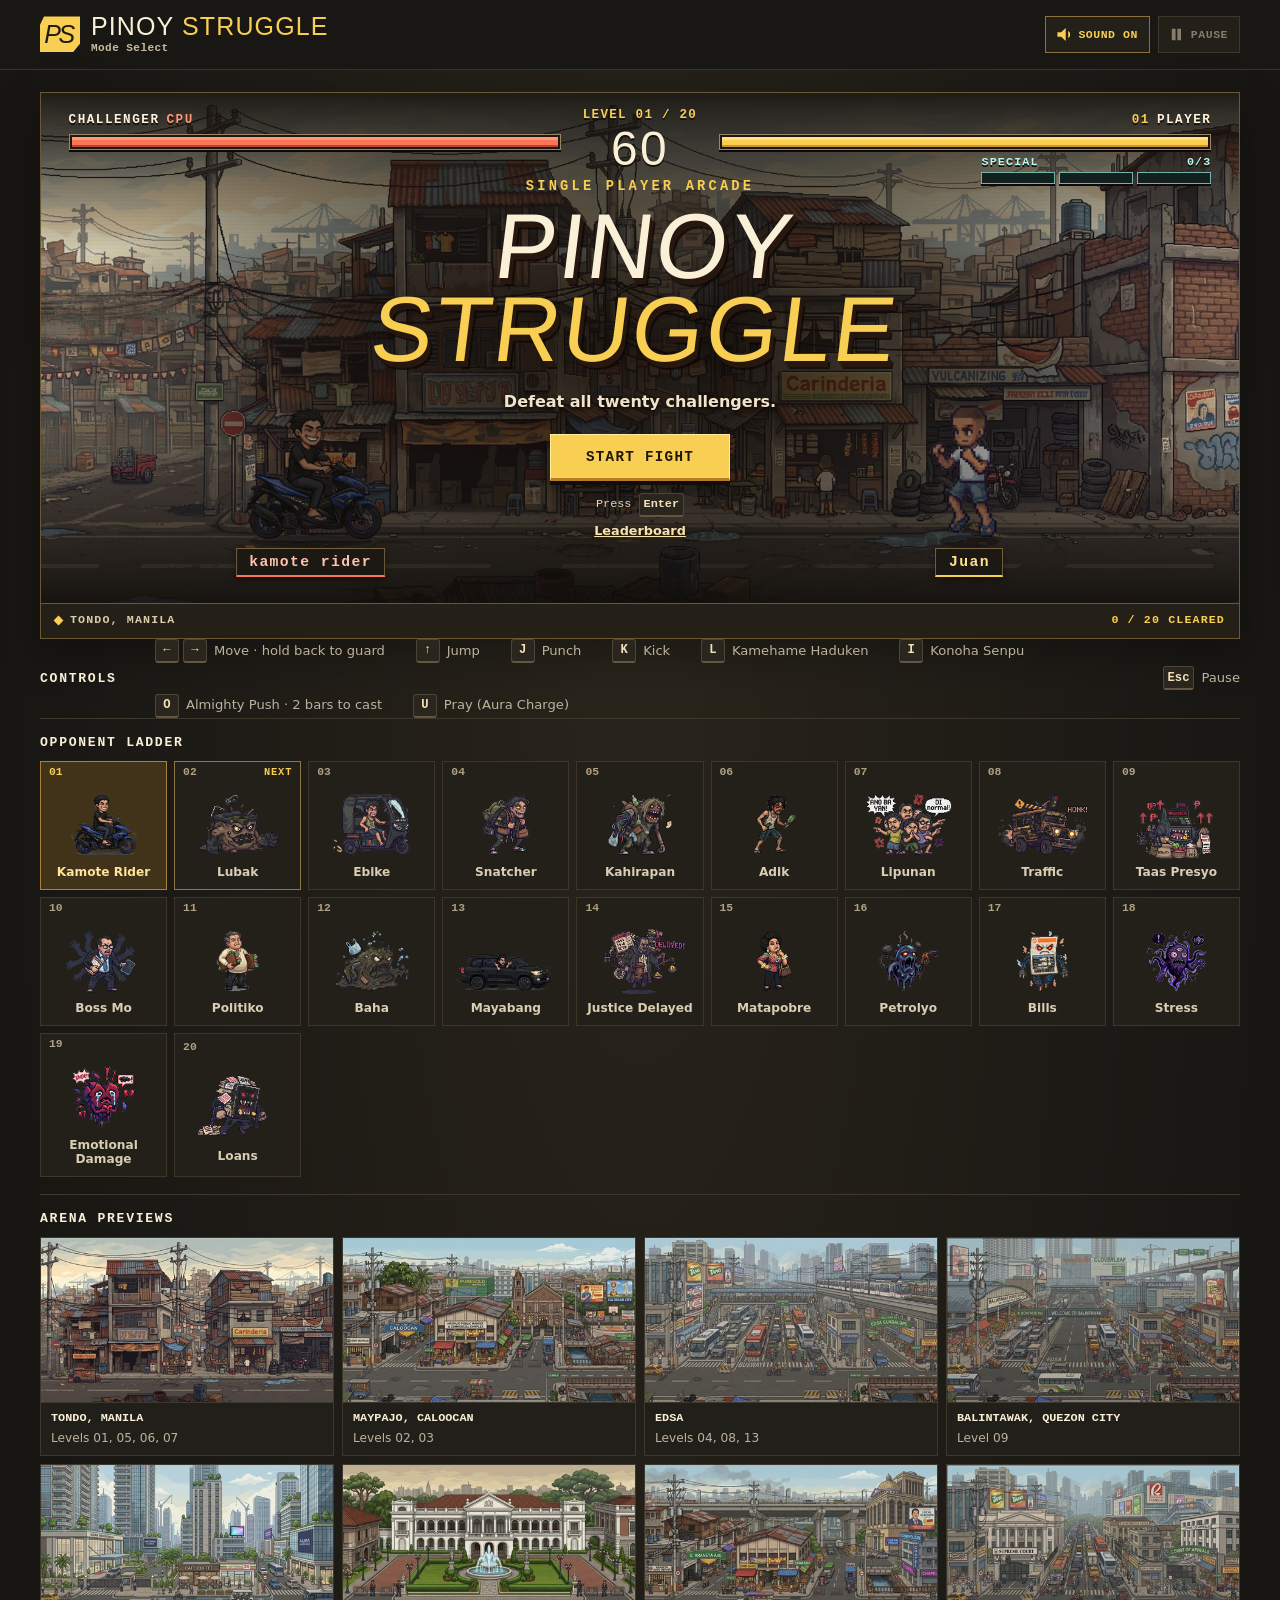
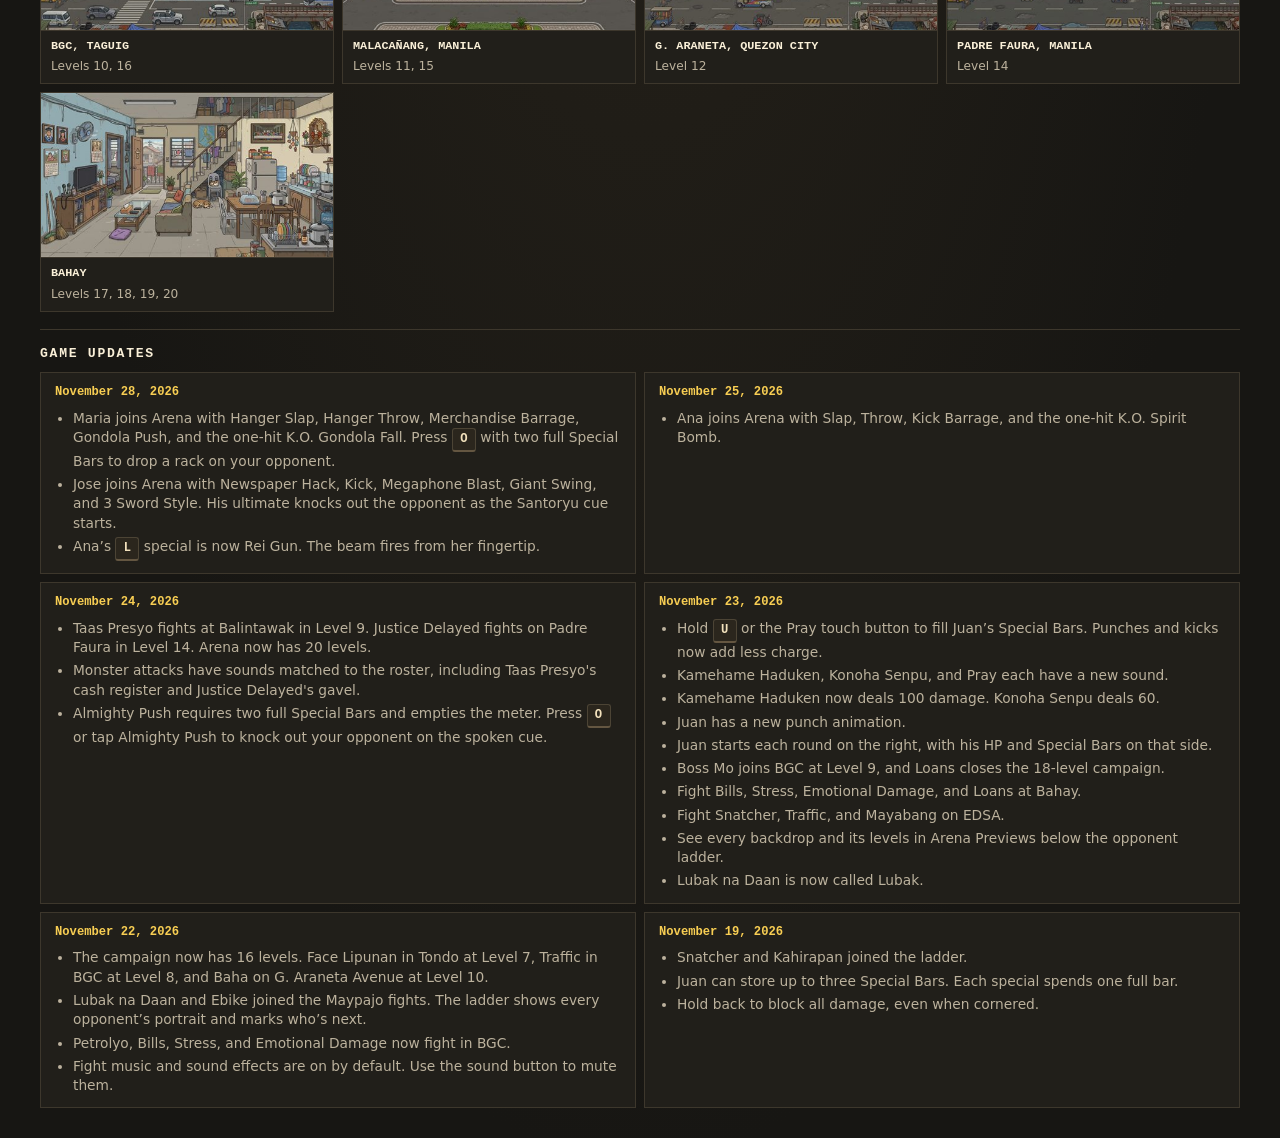
<file: arena.html>
<!doctype html>
<html lang="en">
<head>
  <meta charset="utf-8">
  <meta name="viewport" content="width=device-width, initial-scale=1">
  <meta name="theme-color" content="#171613">
  <!-- <meta name="description" content="A nine-stage arcade fighter set in Tondo, Manila."> -->
  <!-- JT-2026/11/19 - describe the ten stage campaign -->
  <!-- <meta name="description" content="A ten-stage arcade fighter set in Tondo, Manila."> -->
  <!-- JT-2026/11/19 - describe the eleven stage campaign -->
  <!-- <meta name="description" content="An eleven-stage arcade fighter set in Tondo, Manila."> -->
  <!-- JT-2026/11/22 - describe the thirteen stage campaign across metro manila -->
  <!-- <meta name="description" content="A thirteen-stage arcade fighter set in Metro Manila."> -->
  <!-- JT-2026/11/22 - describe the sixteen stage campaign -->
  <!-- <meta name="description" content="A sixteen-stage arcade fighter set in Metro Manila."> -->
  <!-- JT-2026/11/23 - describe the eighteen stage campaign -->
  <!-- <meta name="description" content="An eighteen-stage arcade fighter set in Metro Manila."> -->
  <!-- JT-2026/11/24 - describe the expanded twenty-stage campaign -->
  <meta name="description" content="A twenty-stage arcade fighter set in Metro Manila.">
  <!-- JT-2026/11/19 - show the new game name in the browser tab -->
  <!-- <title>Pinoy Struggle</title> -->
  <!-- JT-2026/11/23 - distinguish arena from the shared mode selection page -->
  <title>Pinoy Struggle Arena</title>
  <!-- JT-2026/11/24 - use the pinoy struggle icon in the browser tab -->
  <link rel="icon" type="image/png" sizes="48x48" href="assets/ps-favicon.png">
  <link rel="stylesheet" href="styles.css">
  <link rel="stylesheet" href="mode-select.css">
  <link rel="preload" as="image" href="assets/arcade/tondo_0.jpg">
  <!-- JT-2026/11/24 - load the shared monster cues before arena starts -->
  <script src="monster-audio.js" defer></script>
  <!-- JT-2026/11/24 - load the shared almighty push timing before arena starts -->
  <!-- <script src="almighty-push.js" defer></script> -->
  <!-- JT-2026/11/25 - load the shared fighter selection and ana's moves -->
  <!-- <script src="playable-fighters.js" defer></script> -->
  <!-- JT-2026/11/28 - refresh the shared cast and fighter scripts together -->
  <script src="almighty-push.js?v=20261128-gondola" defer></script>
  <script src="playable-fighters.js?v=20261128-ana" defer></script>
  <!-- JT-2026/11/26 - track arena scores only in the web page -->
  <link rel="stylesheet" href="leaderboard.css">
  <script src="leaderboard.js" defer></script>
  <!-- <script src="game.js" defer></script> -->
  <!-- JT-2026/11/28 - use the arena script that recognizes ana -->
  <script src="game.js?v=20261128-ana" defer></script>
</head>
<body>
  <!-- JT-2026/11/19 - lay out the arcade arena, controls, and opponent ladder -->
  <header class="topbar">
    <div class="topbar-inner">
      <!-- <div class="brand"> -->
      <!-- JT-2026/11/23 - return to mode selection from the arena header -->
      <a class="brand mode-link" href="./index.html">
        <!-- JT-2026/11/19 - update the header name and initials -->
        <span class="brand-mark" aria-hidden="true">PS</span>
        <!-- <span>PINOY <strong>STRUGGLE</strong></span> -->
        <span>
          <span>PINOY <strong>STRUGGLE</strong></span>
          <span class="mode-link-label">Mode Select</span>
        </span>
      </a>
      <!-- </div> -->
      <div class="utilities">
        <!--
        <button class="utility" id="sound" type="button" aria-pressed="false">
          <span class="icon icon-sound" aria-hidden="true"></span>
          <span id="sound-label">Sound off</span>
        </button>
        -->
        <!-- JT-2026/11/22 - show sound as enabled when the game opens -->
        <button class="utility" id="sound" type="button" aria-pressed="true">
          <span class="icon icon-sound" aria-hidden="true"></span>
          <span id="sound-label">Sound on</span>
        </button>
        <button class="utility" id="pause" type="button" disabled>
          <span class="icon icon-pause" aria-hidden="true"></span>
          <span id="pause-label">Pause</span>
        </button>
      </div>
    </div>
  </header>

  <main class="arcade">
    <section class="cabinet" aria-label="Fight arena">
      <div class="arena" id="arena" data-mode="menu">
        <canvas id="fight" aria-hidden="true"></canvas>
        <div class="arena-shade" aria-hidden="true"></div>

        <div class="hud">
          <!-- <div class="fighter-hud"> -->
          <!-- JT-2026/11/23 - anchor juan's hud to his starting side -->
          <div class="fighter-hud player-hud">
            <div class="hud-heading"><span>01</span> PLAYER</div>
            <div class="health" id="player-health" role="meter" aria-label="Player health"
              aria-valuemin="0" aria-valuemax="100" aria-valuenow="100"><span></span></div>
            <!-- JT-2026/11/19 - show juan's super charge separately from his health -->
            <div class="super-hud">
              <!--
              <div class="super-label" aria-hidden="true"><span>SUPER</span><span id="super-readout">0%</span></div>
              <div class="super-meter" id="player-super" role="meter" aria-label="Juan's super charge"
                aria-valuemin="0" aria-valuemax="100" aria-valuenow="0"><span></span></div>
              -->
              <!-- JT-2026/11/19 - show three super segments and the number of casts ready -->
              <!--
              <div class="super-label" aria-hidden="true"><span>SUPER</span><span id="super-readout">0/3</span></div>
              <div class="super-meter" id="player-super" role="meter" aria-label="Juan's super charge"
              -->
              <!-- JT-2026/11/23 - rename the charge meter to special -->
              <div class="super-label" aria-hidden="true"><span>SPECIAL</span><span id="super-readout">0/3</span></div>
              <div class="super-meter" id="player-super" role="meter" aria-label="Juan's special charge"
                aria-valuemin="0" aria-valuemax="300" aria-valuenow="0">
                <span><span></span></span>
                <span><span></span></span>
                <span><span></span></span>
              </div>
            </div>
          </div>
          <div class="timer">
            <!-- <span class="stage-counter" id="stage-counter">LEVEL 01 / 09</span> -->
            <!-- JT-2026/11/19 - show the new level count in the initial hud -->
            <!-- <span class="stage-counter" id="stage-counter">LEVEL 01 / 10</span> -->
            <!-- JT-2026/11/19 - update the initial hud to eleven levels -->
            <!-- <span class="stage-counter" id="stage-counter">LEVEL 01 / 11</span> -->
            <!-- JT-2026/11/22 - start the hud at level one of thirteen -->
            <!-- <span class="stage-counter" id="stage-counter">LEVEL 01 / 13</span> -->
            <!-- JT-2026/11/22 - start the hud at level one of sixteen -->
            <!-- <span class="stage-counter" id="stage-counter">LEVEL 01 / 16</span> -->
            <!-- JT-2026/11/23 - start the hud at level one of eighteen -->
            <!-- <span class="stage-counter" id="stage-counter">LEVEL 01 / 18</span> -->
            <!-- JT-2026/11/24 - show the twenty-stage total before the first fight -->
            <span class="stage-counter" id="stage-counter">LEVEL 01 / 20</span>
            <span class="seconds" id="seconds" aria-label="Seconds left">60</span>
          </div>
          <div class="fighter-hud enemy-hud">
            <div class="hud-heading">CHALLENGER <span>CPU</span></div>
            <div class="health" id="enemy-health" role="meter" aria-label="Opponent health"
              aria-valuemin="0" aria-valuemax="100" aria-valuenow="100"><span></span></div>
          </div>
        </div>

        <!-- JT-2026/11/19 - name the playable fighter juan -->
        <div class="nameplate" id="player-plate">Juan</div>
        <!-- <div class="nameplate enemy-plate" id="enemy-plate">kamote_rider</div> -->
        <!-- JT-2026/11/23 - show the readable kamote rider name before the game loads -->
        <div class="nameplate enemy-plate" id="enemy-plate">kamote rider</div>
        <div class="announcement" id="announcement" aria-hidden="true"></div>

        <div class="panel-wrap" id="panel-wrap">
          <div class="panel">
            <p class="eyebrow" id="panel-kicker">SINGLE PLAYER ARCADE</p>
            <!-- JT-2026/11/19 - show the new game name on the start screen -->
            <h1 class="panel-title" id="panel-title"><span>Pinoy</span> <strong>Struggle</strong></h1>
            <!-- <p class="panel-copy" id="panel-copy">Defeat all nine challengers.</p> -->
            <!-- JT-2026/11/19 - update the start screen objective -->
            <!-- <p class="panel-copy" id="panel-copy">Defeat all ten challengers.</p> -->
            <!-- JT-2026/11/19 - show the eleven challenger objective -->
            <!-- <p class="panel-copy" id="panel-copy">Defeat all eleven challengers.</p> -->
            <!-- JT-2026/11/22 - show the new number of challengers -->
            <!-- <p class="panel-copy" id="panel-copy">Defeat all thirteen challengers.</p> -->
            <!-- JT-2026/11/22 - show the sixteen challenger objective -->
            <!-- <p class="panel-copy" id="panel-copy">Defeat all sixteen challengers.</p> -->
            <!-- JT-2026/11/23 - show the eighteen challenger objective -->
            <!-- <p class="panel-copy" id="panel-copy">Defeat all eighteen challengers.</p> -->
            <!-- JT-2026/11/24 - update the start screen goal for twenty opponents -->
            <p class="panel-copy" id="panel-copy">Defeat all twenty challengers.</p>
            <button class="action-button" id="primary-action" type="button" disabled>Start fight</button>
            <p class="panel-hint" id="panel-hint">Press <kbd>Enter</kbd></p>
            <!-- JT-2026/11/26 - show score save status and the web leaderboard on the result panel -->
            <div class="rank-result" data-rank-result="arena">
              <p data-rank-message role="status"></p>
              <button class="rank-button rank-secondary" type="button" data-rank-retry hidden>Retry saving</button>
              <a href="./index.html#leaderboard">Leaderboard</a>
            </div>
          </div>
        </div>
        <p class="sr-only" id="status" role="status" aria-live="polite"></p>
      </div>
      <div class="arena-strip">
        <!-- <span><i aria-hidden="true"></i> TONDO, MANILA</span> -->
        <!-- JT-2026/11/21 - show the location of the current backdrop -->
        <span><i aria-hidden="true"></i><span id="arena-location">TONDO, MANILA</span></span>
        <!-- <span id="cleared">0 / 9 CLEARED</span> -->
        <!-- JT-2026/11/19 - start progress at zero of ten cleared -->
        <!-- <span id="cleared">0 / 10 CLEARED</span> -->
        <!-- JT-2026/11/19 - initialize campaign progress for eleven opponents -->
        <!-- <span id="cleared">0 / 11 CLEARED</span> -->
        <!-- JT-2026/11/22 - initialize progress for thirteen opponents -->
        <!-- <span id="cleared">0 / 13 CLEARED</span> -->
        <!-- JT-2026/11/22 - initialize progress for sixteen opponents -->
        <!-- <span id="cleared">0 / 16 CLEARED</span> -->
        <!-- JT-2026/11/23 - initialize progress for eighteen opponents -->
        <!-- <span id="cleared">0 / 18 CLEARED</span> -->
        <!-- JT-2026/11/24 - initialize progress for twenty opponents -->
        <span id="cleared">0 / 20 CLEARED</span>
      </div>
    </section>

    <section class="control-deck" aria-label="Game controls">
      <h2>Controls</h2>
      <ul class="key-guide">
        <!-- <li><kbd>←</kbd><kbd>→</kbd><span>Move</span></li> -->
        <!-- <li><kbd>↓</kbd><span>Guard</span></li> -->
        <!-- JT-2026/11/19 - show how movement activates guard -->
        <!-- <li><kbd>←</kbd><kbd>→</kbd><span>Move · back to guard</span></li> -->
        <!-- JT-2026/11/19 - tell keyboard players to hold back for guard -->
        <li><kbd>←</kbd><kbd>→</kbd><span>Move · hold back to guard</span></li>
        <li><kbd>↑</kbd><span>Jump</span></li>
        <li><kbd>J</kbd><span>Punch</span></li>
        <li><kbd>K</kbd><span>Kick</span></li>
        <!-- JT-2026/11/19 - list the special attack keys -->
        <!-- <li><kbd>L</kbd><span>Hadouken</span></li> -->
        <!-- <li><kbd>I</kbd><span>Shoryuken</span></li> -->
        <!-- JT-2026/11/19 - use the new special names in the keyboard controls -->
        <!-- <li><kbd>L</kbd><span>Energy Wave</span></li> -->
        <!-- <li><kbd>I</kbd><span>Super Upper Cut</span></li> -->
        <!-- JT-2026/11/23 - name the specials kamehame haduken and konoha senpu -->
        <li><kbd>L</kbd><span>Kamehame Haduken</span></li>
        <li><kbd>I</kbd><span>Konoha Senpu</span></li>
        <!-- JT-2026/11/24 - show the keyboard shortcut and two-bar cast requirement -->
        <li><kbd>O</kbd><span>Almighty Push · 2 bars to cast</span></li>
        <!-- JT-2026/11/23 - label the keyboard charge action as pray -->
        <li><kbd>U</kbd><span>Pray (Aura Charge)</span></li>
      </ul>
      <span class="pause-guide"><kbd>Esc</kbd> Pause</span>
      <div class="touch-controls" id="touch-controls" aria-label="Touch controls">
        <div class="touch-group">
          <button type="button" data-input="left" aria-label="Move left">←</button>
          <button type="button" data-input="right" aria-label="Move right">→</button>
          <button type="button" data-input="jump" aria-label="Jump">↑</button>
          <!-- JT-2026/11/23 - show pray with its aura charge description on touch screens -->
          <button type="button" data-input="auraCharge">Pray<br><small>(Aura Charge)</small></button>
        </div>
        <div class="touch-group">
          <!-- <button type="button" data-input="guard">Guard</button> -->
          <!-- JT-2026/11/19 - put both specials on the touch attack pad -->
          <button type="button" data-input="light">Punch</button>
          <button type="button" data-input="heavy">Kick</button>
          <!-- <button type="button" data-input="hadouken">Hadouken</button> -->
          <!-- <button type="button" data-input="shoryuken">Shoryuken</button> -->
          <!-- JT-2026/11/19 - use the new special names on the touch attack pad -->
          <!-- <button type="button" data-input="energyWave">Energy Wave</button> -->
          <!-- <button type="button" data-input="superUpperCut">Super Upper Cut</button> -->
          <!-- JT-2026/11/23 - fit the renamed specials on the touch buttons -->
          <button type="button" data-input="energyWave">Kamehame<br>Haduken</button>
          <button type="button" data-input="superUpperCut">Konoha<br>Senpu</button>
          <!-- JT-2026/11/24 - let touch players cast almighty push -->
          <button type="button" data-input="almightyPush">Almighty Push</button>
        </div>
        <!-- JT-2026/11/19 - explain guard on touch screens -->
        <!-- <p class="touch-hint">Move away from your opponent to guard.</p> -->
        <!-- JT-2026/11/19 - explain how to charge super on touch screens -->
        <!-- <p class="touch-hint">Move away to guard. Land punches and kicks to charge Super.</p> -->
        <!-- JT-2026/11/19 - explain hold back guard and super charge to touch players -->
        <!-- <p class="touch-hint">Hold back to guard, even at the wall. Land punches and kicks to charge Super.</p> -->
        <!-- JT-2026/11/23 - explain both ways to charge super on touch screens -->
        <!-- <p class="touch-hint">Hold back to guard, even at the wall. Hold Pray to fill the Special meter. Punches and kicks add a small amount.</p> -->
        <!-- JT-2026/11/24 - explain the two-bar requirement and meter drain -->
        <p class="touch-hint">Hold back to guard, even at the wall. Hold Pray to fill the Special meter. Punches and kicks add a small amount. Almighty Push requires two full bars and empties the meter for a one-hit knockout.</p>
      </div>
    </section>

    <section class="ladder" aria-labelledby="ladder-title">
      <h2 id="ladder-title">Opponent ladder</h2>
      <ol id="roster" class="roster"></ol>
    </section>

    <!-- JT-2026/11/23 - place the arena previews between the ladder and game updates -->
    <section class="arena-previews" aria-labelledby="arena-previews-title">
      <h2 id="arena-previews-title">Arena Previews</h2>
      <ul id="arena-gallery" class="arena-gallery"></ul>
    </section>

    <!-- JT-2026/11/22 - show players the latest game changes below the ladder -->
    <section class="game-updates" aria-labelledby="updates-title">
      <h2 id="updates-title">Game Updates</h2>
      <div class="update-entries">
        <!-- JT-2026/11/28 - summarize the latest fighter and skill changes for arena -->
        <article class="update-entry">
          <h3><time datetime="2026-11-28">November 28, 2026</time></h3>
          <ul>
            <li>Maria joins Arena with Hanger Slap, Hanger Throw, Merchandise Barrage, Gondola Push, and the one-hit K.O. Gondola Fall. Press <kbd>O</kbd> with two full Special Bars to drop a rack on your opponent.</li>
            <li>Jose joins Arena with Newspaper Hack, Kick, Megaphone Blast, Giant Swing, and 3 Sword Style. His ultimate knocks out the opponent as the Santoryu cue starts.</li>
            <li>Ana’s <kbd>L</kbd> special is now Rei Gun. The beam fires from her fingertip.</li>
          </ul>
        </article>
        <!-- JT-2026/11/25 - announce the new selectable fighter in arena -->
        <article class="update-entry">
          <h3><time datetime="2026-11-25">November 25, 2026</time></h3>
          <ul>
            <!-- <li>Choose Juan or Gloria from Mode Select. Gloria brings Slap, Throw, Basooka, Kick Barrage, and the one-hit K.O. Spirit Bomb.</li> -->
            <!-- JT-2026/11/28 - keep the original ana announcement focused on her debut -->
            <li>Ana joins Arena with Slap, Throw, Kick Barrage, and the one-hit K.O. Spirit Bomb.</li>
          </ul>
        </article>
        <!-- JT-2026/11/24 - announce the two challengers and monster attack sounds -->
        <article class="update-entry">
          <h3><time datetime="2026-11-24">November 24, 2026</time></h3>
          <ul>
            <li>Taas Presyo fights at Balintawak in Level 9. Justice Delayed fights on Padre Faura in Level 14. Arena now has 20 levels.</li>
            <li>Monster attacks have sounds matched to the roster, including Taas Presyo's cash register and Justice Delayed's gavel.</li>
            <li>Almighty Push requires two full Special Bars and empties the meter. Press <kbd>O</kbd> or tap Almighty Push to knock out your opponent on the spoken cue.</li>
          </ul>
        </article>
        <!-- JT-2026/11/23 - announce the hero and opponent updates -->
        <article class="update-entry">
          <h3><time datetime="2026-11-23">November 23, 2026</time></h3>
          <ul>
            <li>Hold <kbd>U</kbd> or the Pray touch button to fill Juan’s Special Bars. Punches and kicks now add less charge.</li>
            <li>Kamehame Haduken, Konoha Senpu, and Pray each have a new sound.</li>
            <li>Kamehame Haduken now deals 100 damage. Konoha Senpu deals 60.</li>
            <li>Juan has a new punch animation.</li>
            <li>Juan starts each round on the right, with his HP and Special Bars on that side.</li>
            <li>Boss Mo joins BGC at Level 9, and Loans closes the 18-level campaign.</li>
            <li>Fight Bills, Stress, Emotional Damage, and Loans at Bahay.</li>
            <li>Fight Snatcher, Traffic, and Mayabang on EDSA.</li>
            <li>See every backdrop and its levels in Arena Previews below the opponent ladder.</li>
            <li>Lubak na Daan is now called Lubak.</li>
          </ul>
        </article>
        <article class="update-entry">
          <h3><time datetime="2026-11-22">November 22, 2026</time></h3>
          <ul>
            <li>The campaign now has 16 levels. Face Lipunan in Tondo at Level 7, Traffic in BGC at Level 8, and Baha on G. Araneta Avenue at Level 10.</li>
            <li>Lubak na Daan and Ebike joined the Maypajo fights. The ladder shows every opponent’s portrait and marks who’s next.</li>
            <li>Petrolyo, Bills, Stress, and Emotional Damage now fight in BGC.</li>
            <li>Fight music and sound effects are on by default. Use the sound button to mute them.</li>
          </ul>
        </article>
        <article class="update-entry">
          <h3><time datetime="2026-11-19">November 19, 2026</time></h3>
          <ul>
            <li>Snatcher and Kahirapan joined the ladder.</li>
            <!-- <li>Land punches and kicks to fill up to three Super Bars. Energy Wave and Super Upper Cut each spend one full bar.</li> -->
            <!-- JT-2026/11/23 - describe the three bar update with the current controls -->
            <li>Juan can store up to three Special Bars. Each special spends one full bar.</li>
            <li>Hold back to block all damage, even when cornered.</li>
          </ul>
        </article>
      </div>
    </section>
  </main>
</body>
</html>
</file>
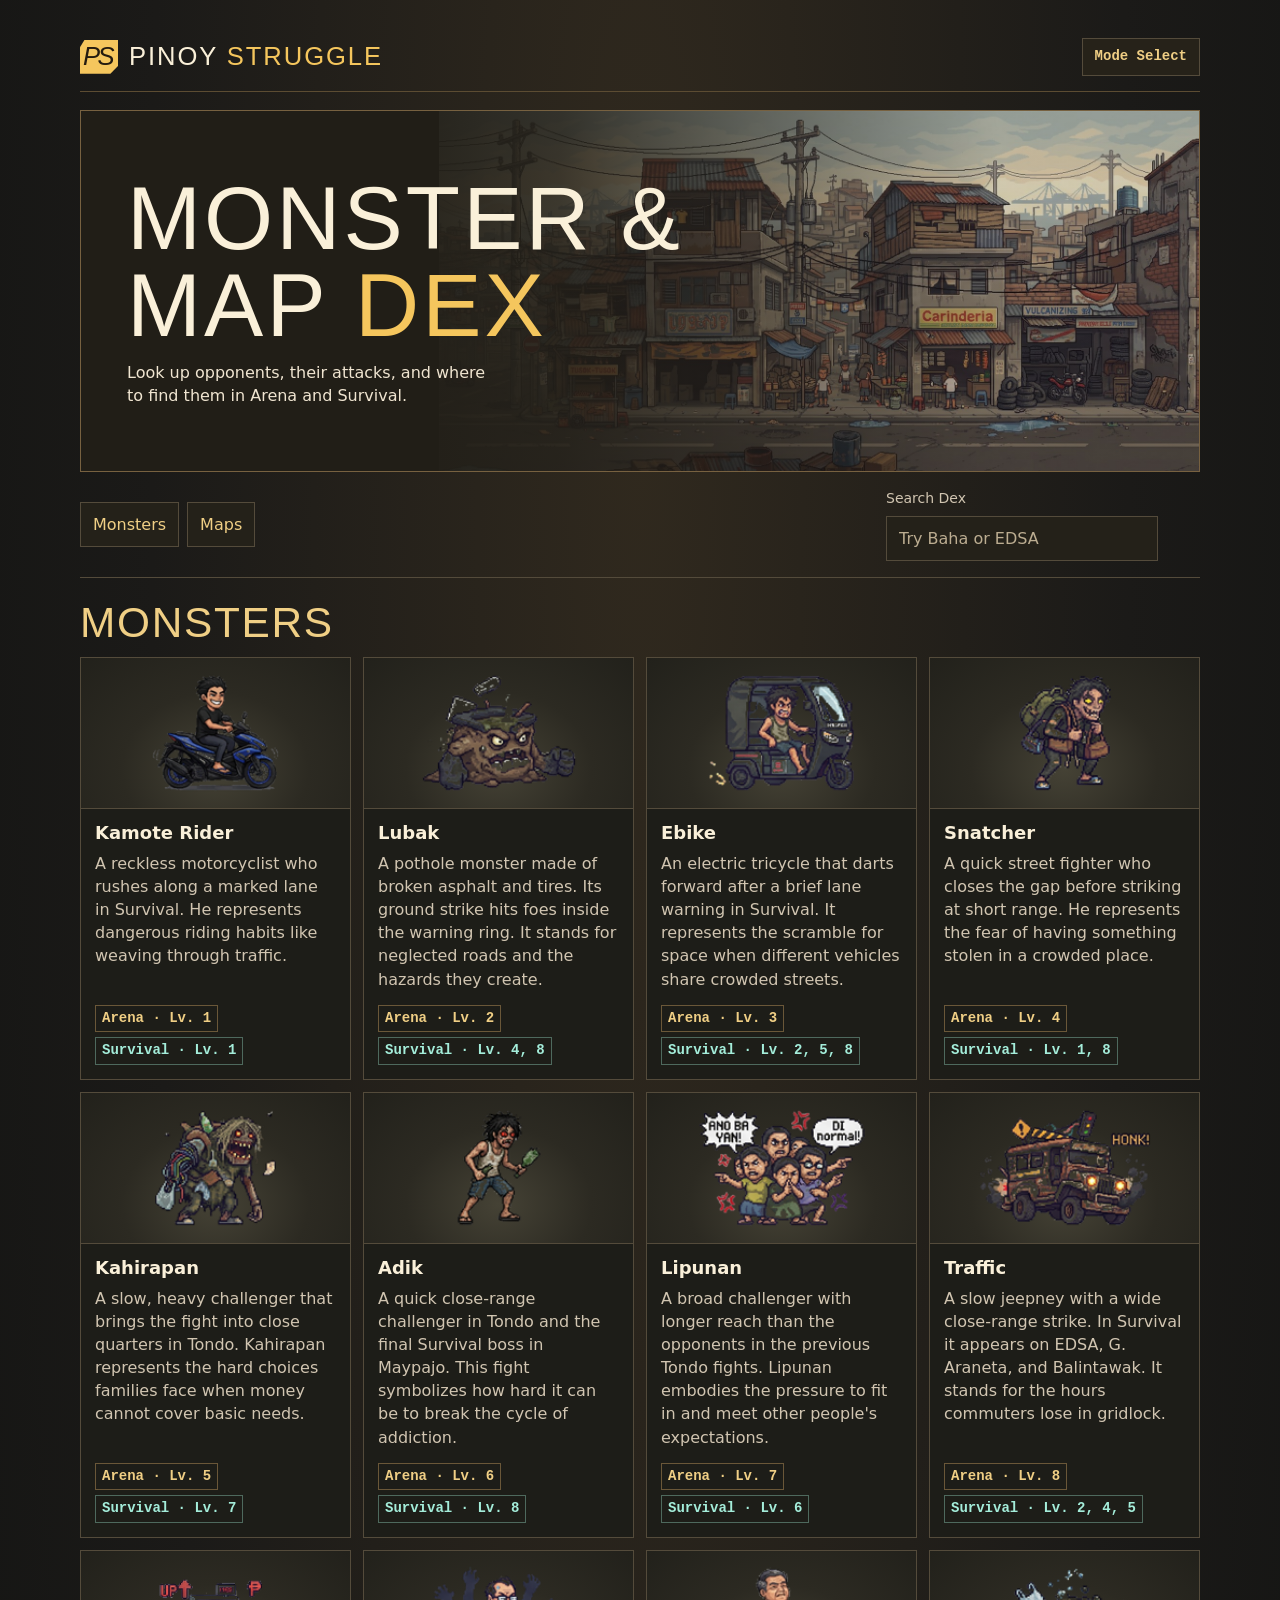
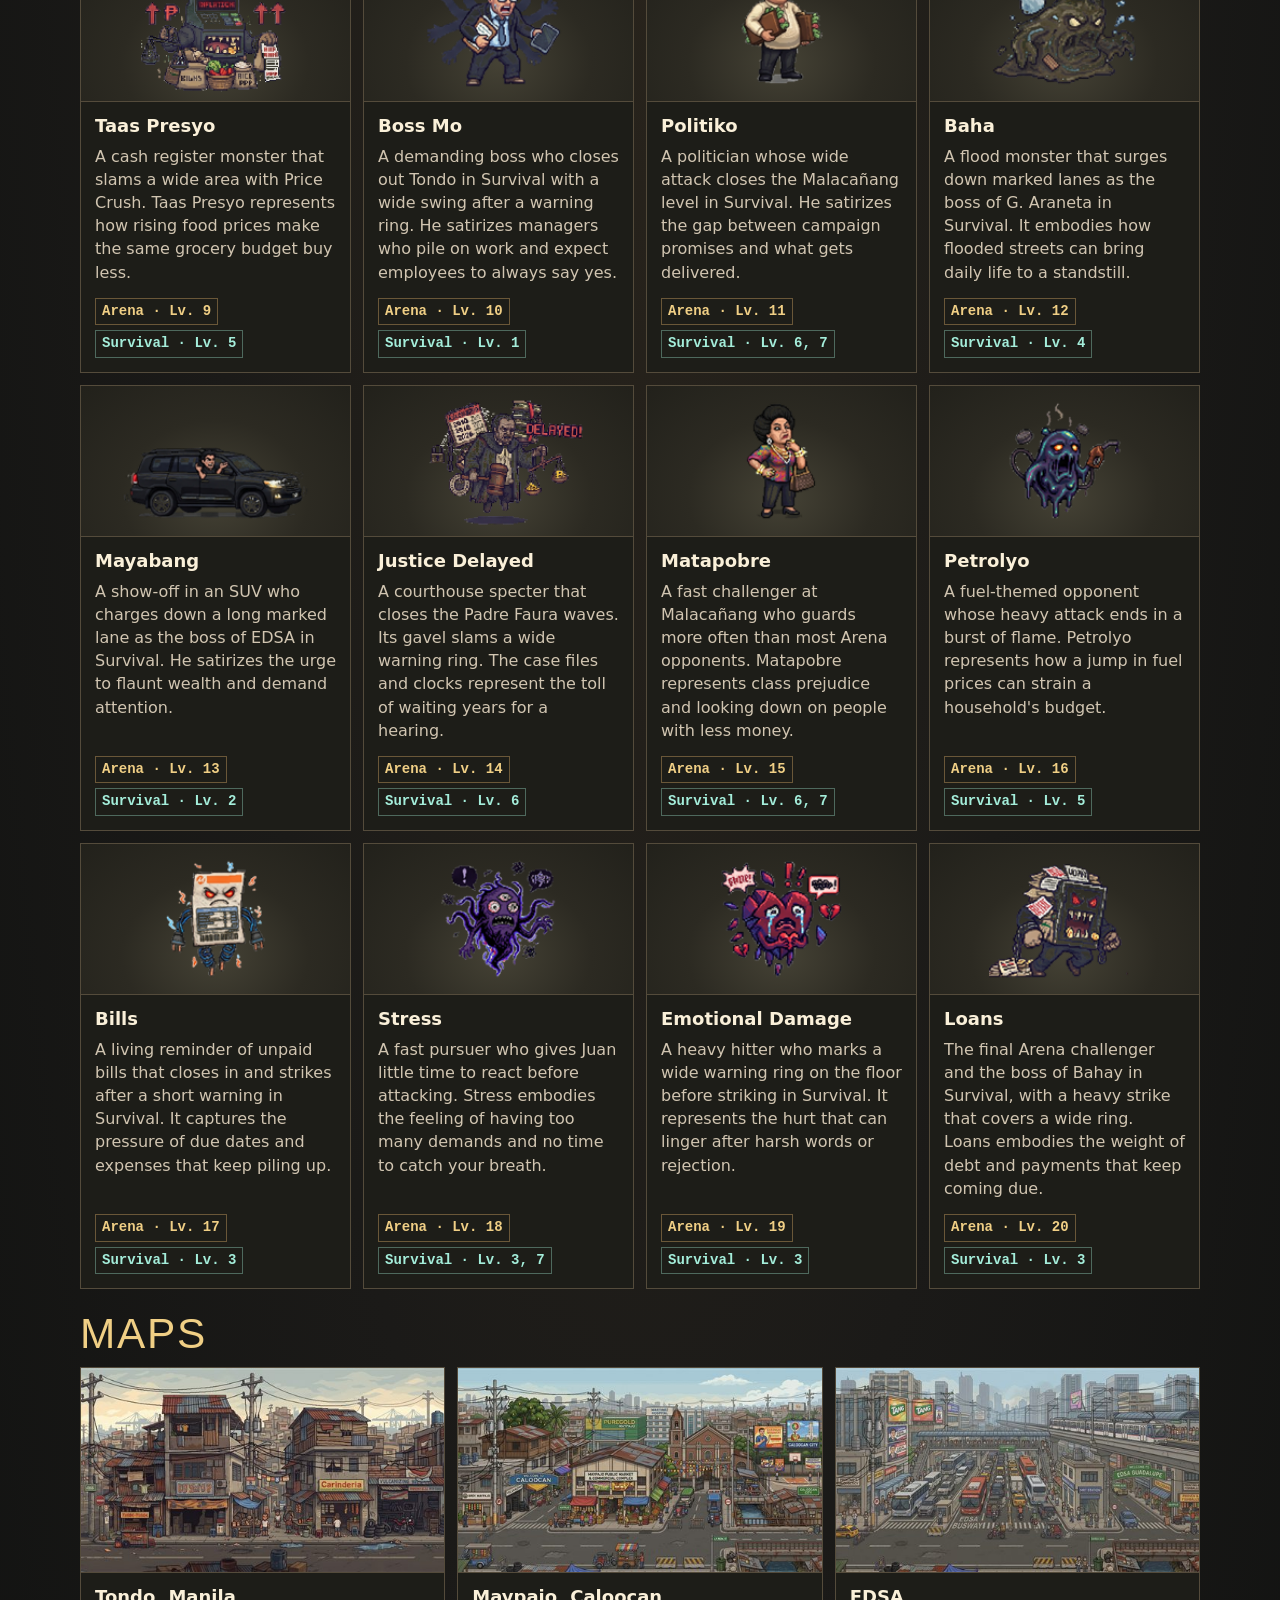
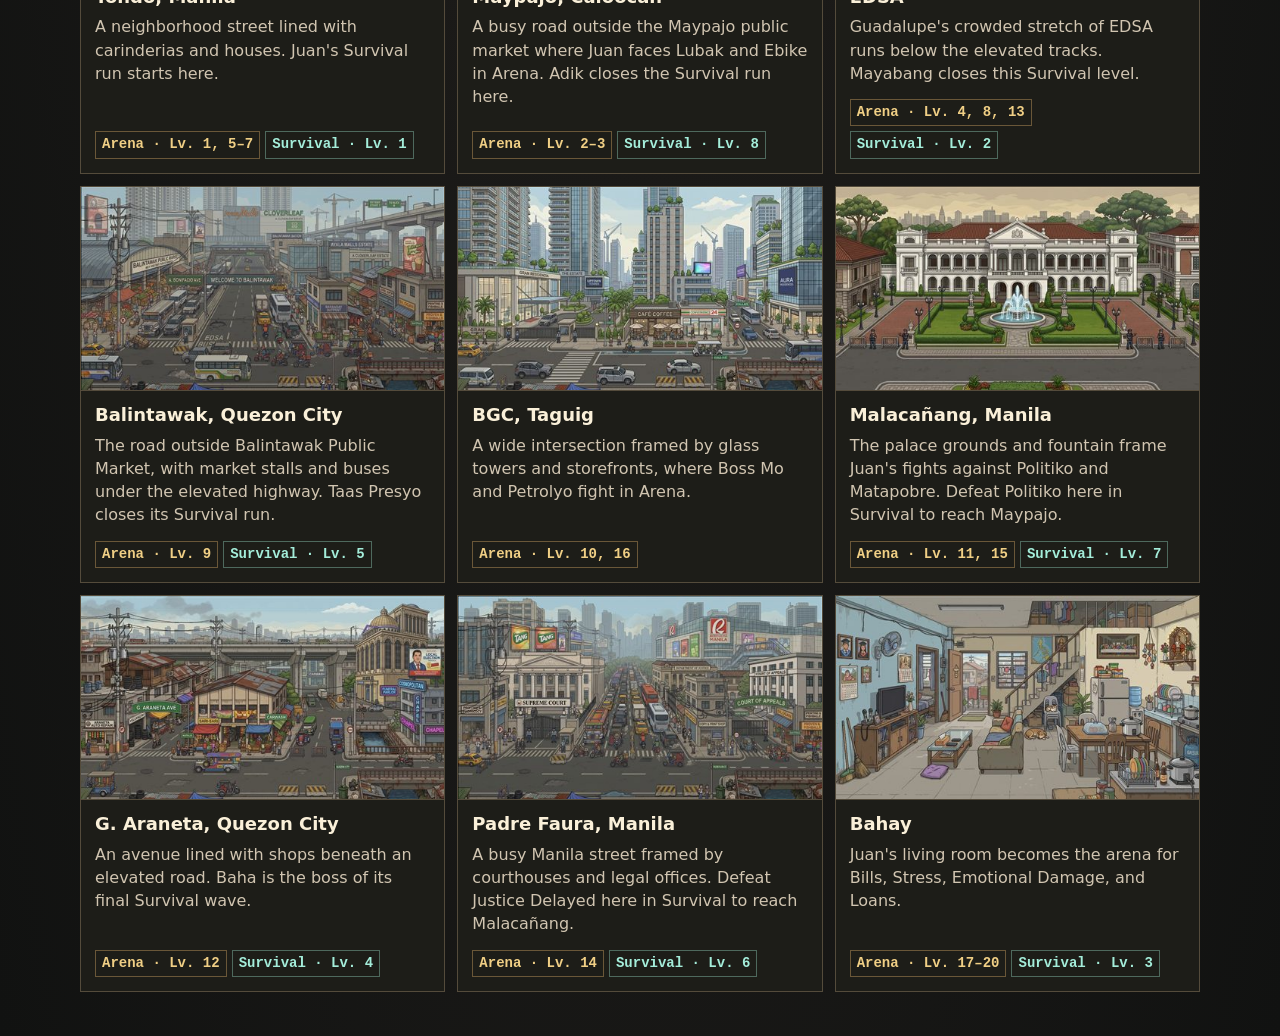
<file: dex.html>
<!doctype html>
<html lang="en">
<head>
  <meta charset="utf-8">
  <meta name="viewport" content="width=device-width, initial-scale=1">
  <meta name="theme-color" content="#171613">
  <meta name="description" content="Browse all Pinoy Struggle monsters and maps, with attack descriptions and where to find them.">
  <title>Pinoy Struggle · Dex</title>
  <!-- JT-2026/11/24 - use the pinoy struggle icon in the browser tab -->
  <link rel="icon" type="image/png" sizes="48x48" href="assets/ps-favicon.png">
  <link rel="stylesheet" href="mode-select.css">
  <link rel="stylesheet" href="dex.css">
  <script src="dex.js" defer></script>
</head>
<body class="mode-home dex-page">
  <main class="mode-shell dex-shell">
    <!-- JT-2026/11/23 - give the dex the pinoy struggle header and a way back to mode select -->
    <header class="mode-brand dex-topbar">
      <span class="mode-mark" aria-hidden="true">PS</span>
      <span>Pinoy <strong>Struggle</strong></span>
      <a class="mode-link dex-back" href="./index.html">Mode Select</a>
    </header>

    <div class="dex-banner">
      <img src="assets/arcade/tondo_0.jpg" alt="">
      <div class="dex-banner-copy">
        <h1>Monster &amp; Map <strong>Dex</strong></h1>
        <p>Look up opponents, their attacks, and where to find them in Arena and Survival.</p>
      </div>
    </div>

    <!-- JT-2026/11/23 - let players jump between categories and search both lists -->
    <div class="dex-tools">
      <nav aria-label="Dex categories">
        <a href="#monsters">Monsters</a>
        <a href="#maps">Maps</a>
      </nav>
      <div role="search" class="dex-search">
        <label for="dex-search">Search Dex</label>
        <input id="dex-search" type="search" placeholder="Try Baha or EDSA" autocomplete="off">
      </div>
    </div>
    <p id="dex-status" class="dex-status" role="status"></p>

    <section id="monsters" class="dex-section" aria-labelledby="monsters-title">
      <h2 id="monsters-title">Monsters</h2>
      <ul id="monsters-grid" class="dex-grid"></ul>
    </section>
    <section id="maps" class="dex-section" aria-labelledby="maps-title">
      <h2 id="maps-title">Maps</h2>
      <ul id="maps-grid" class="dex-grid dex-map-grid"></ul>
    </section>

    <template id="dex-card">
      <li>
        <article class="dex-entry">
          <img alt="" loading="lazy" decoding="async">
          <div class="dex-entry-copy">
            <h3></h3>
            <p></p>
            <ul class="dex-levels" aria-label="Appears in"></ul>
          </div>
        </article>
      </li>
    </template>
    <noscript><p>Enable JavaScript to browse the Dex.</p></noscript>
  </main>
</body>
</html>
</file>
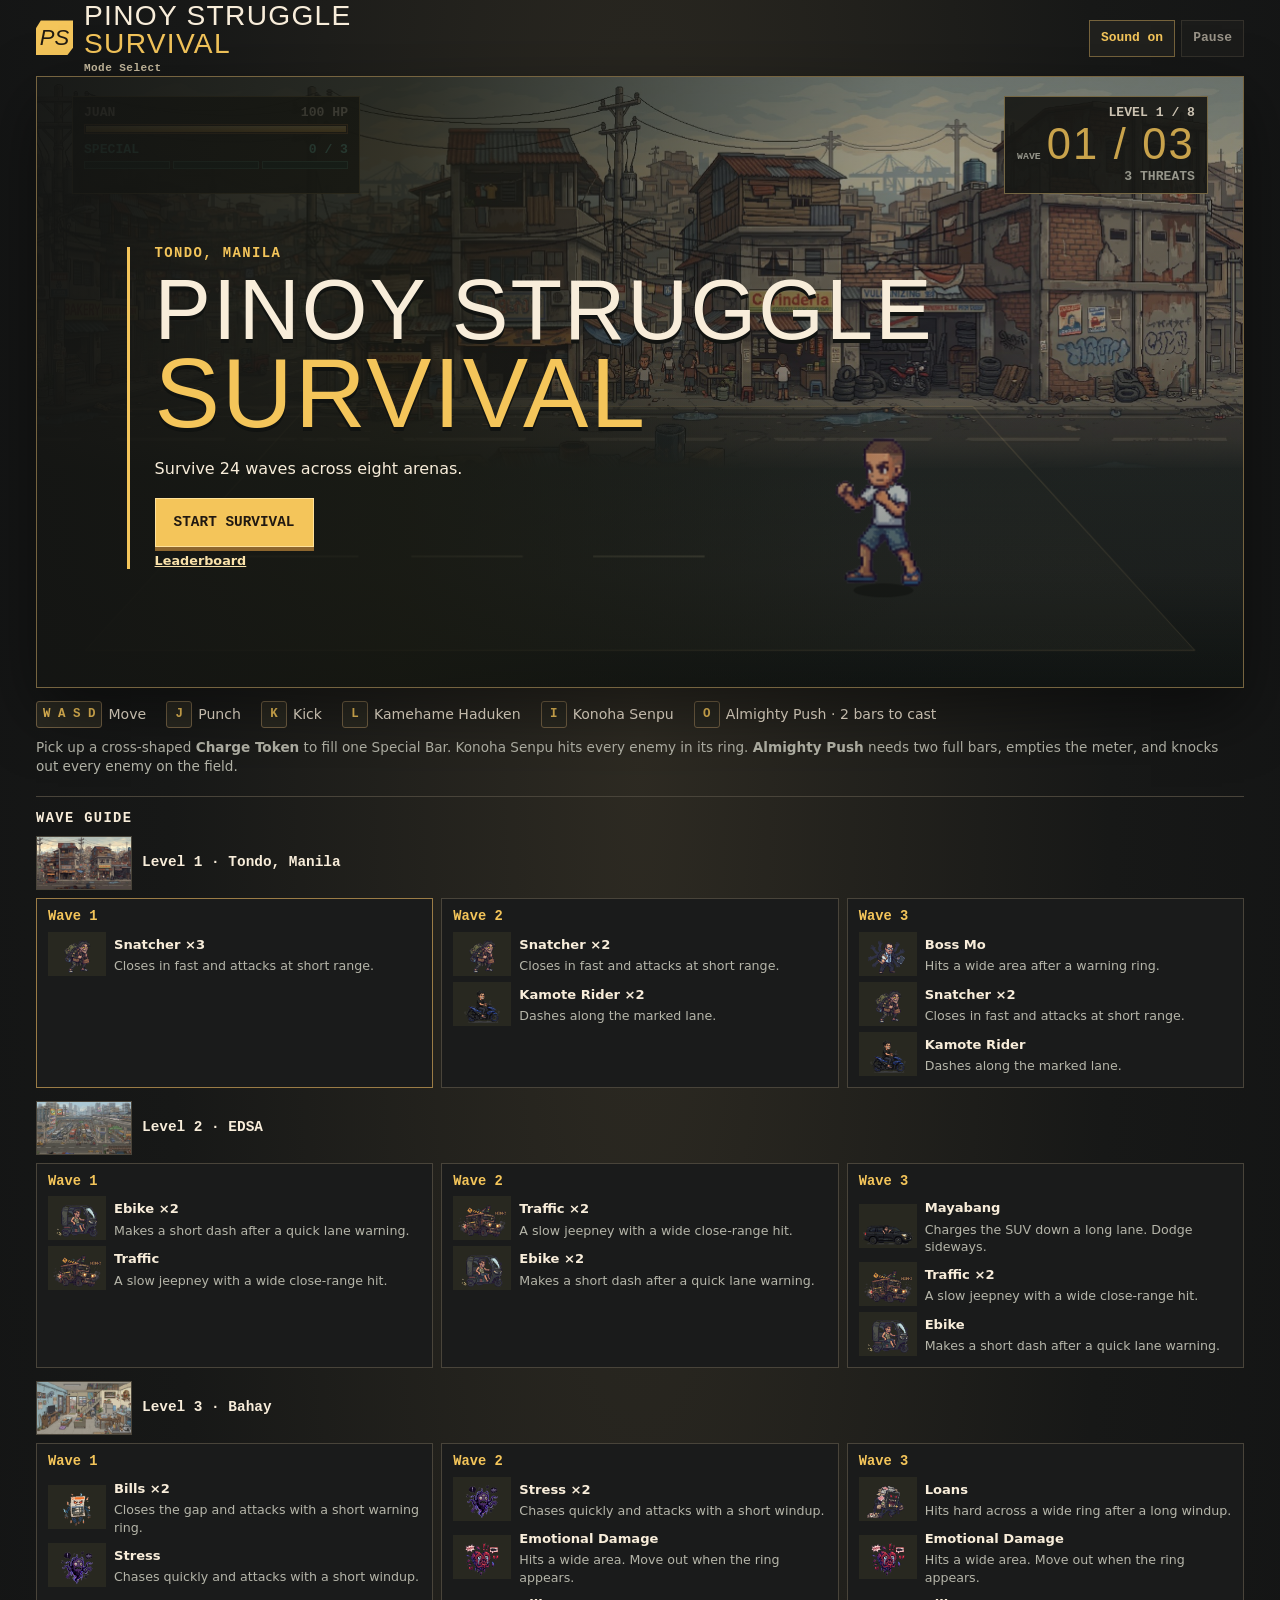
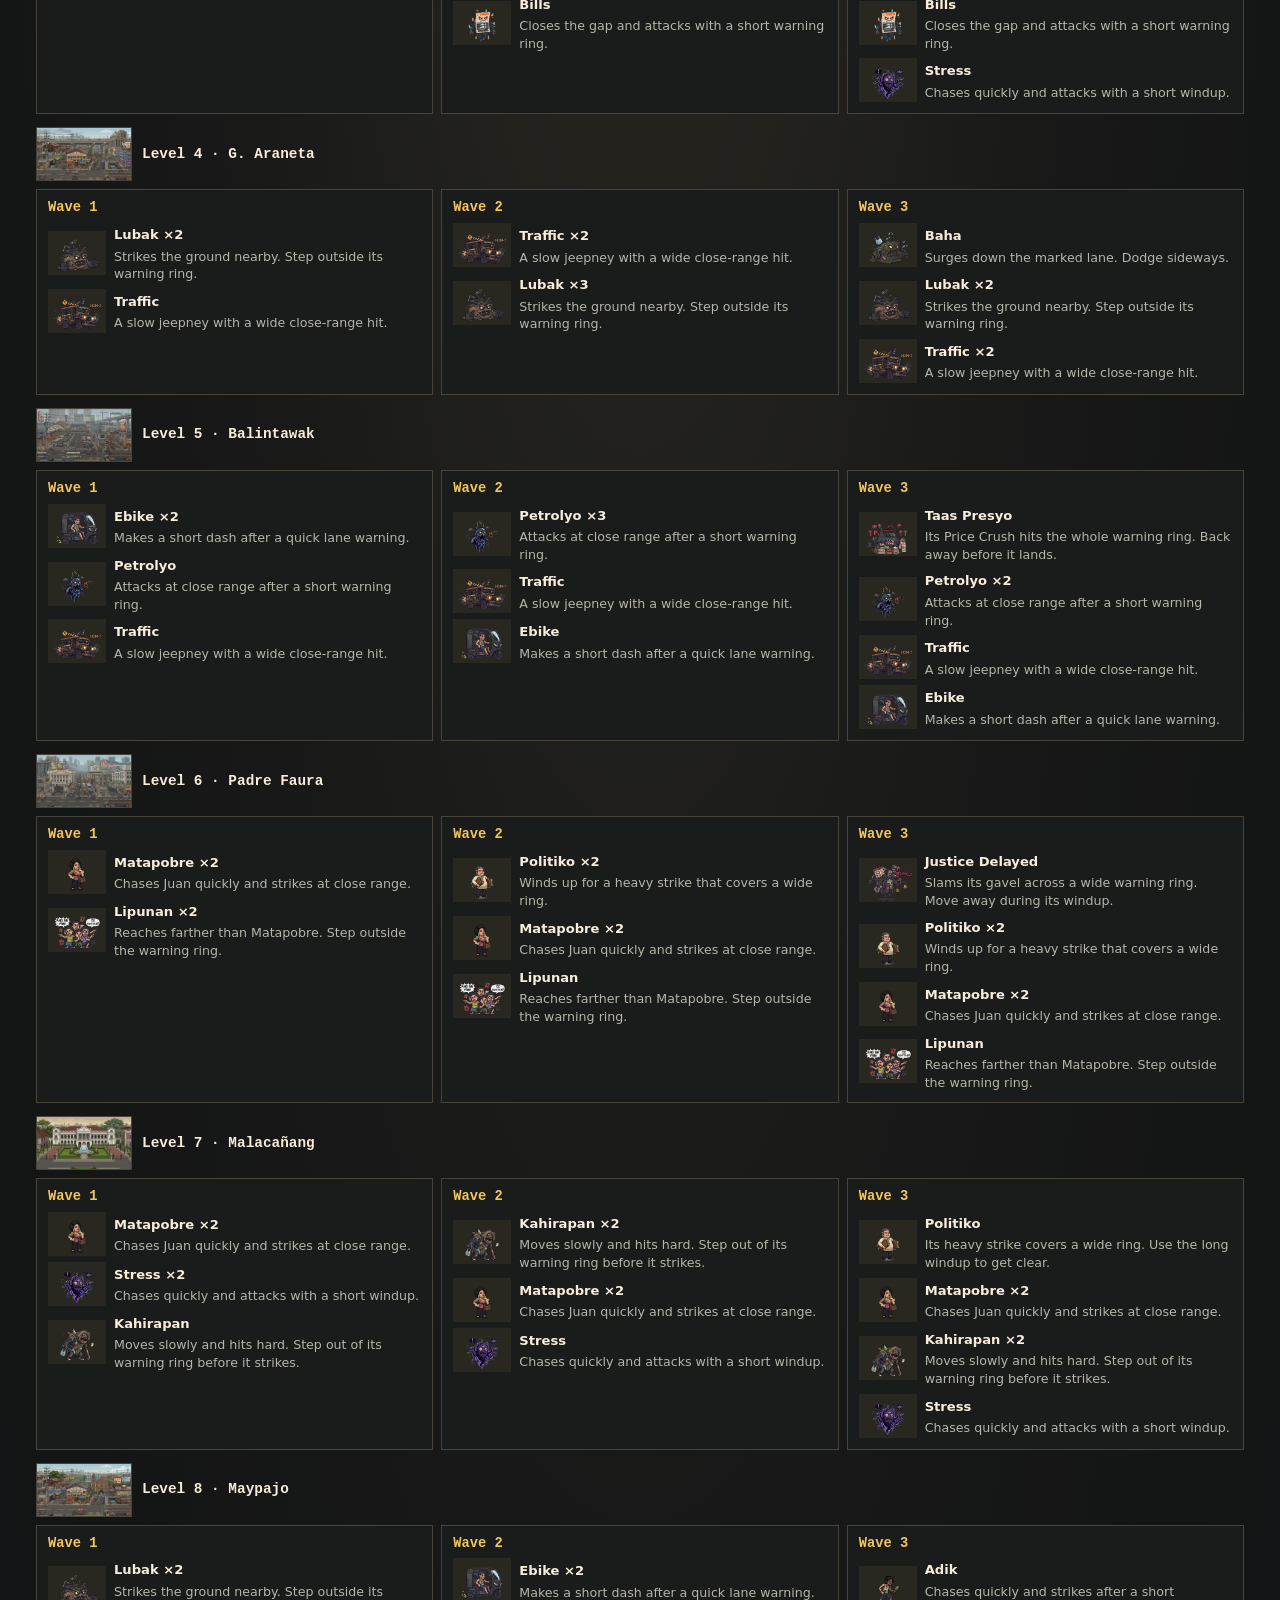
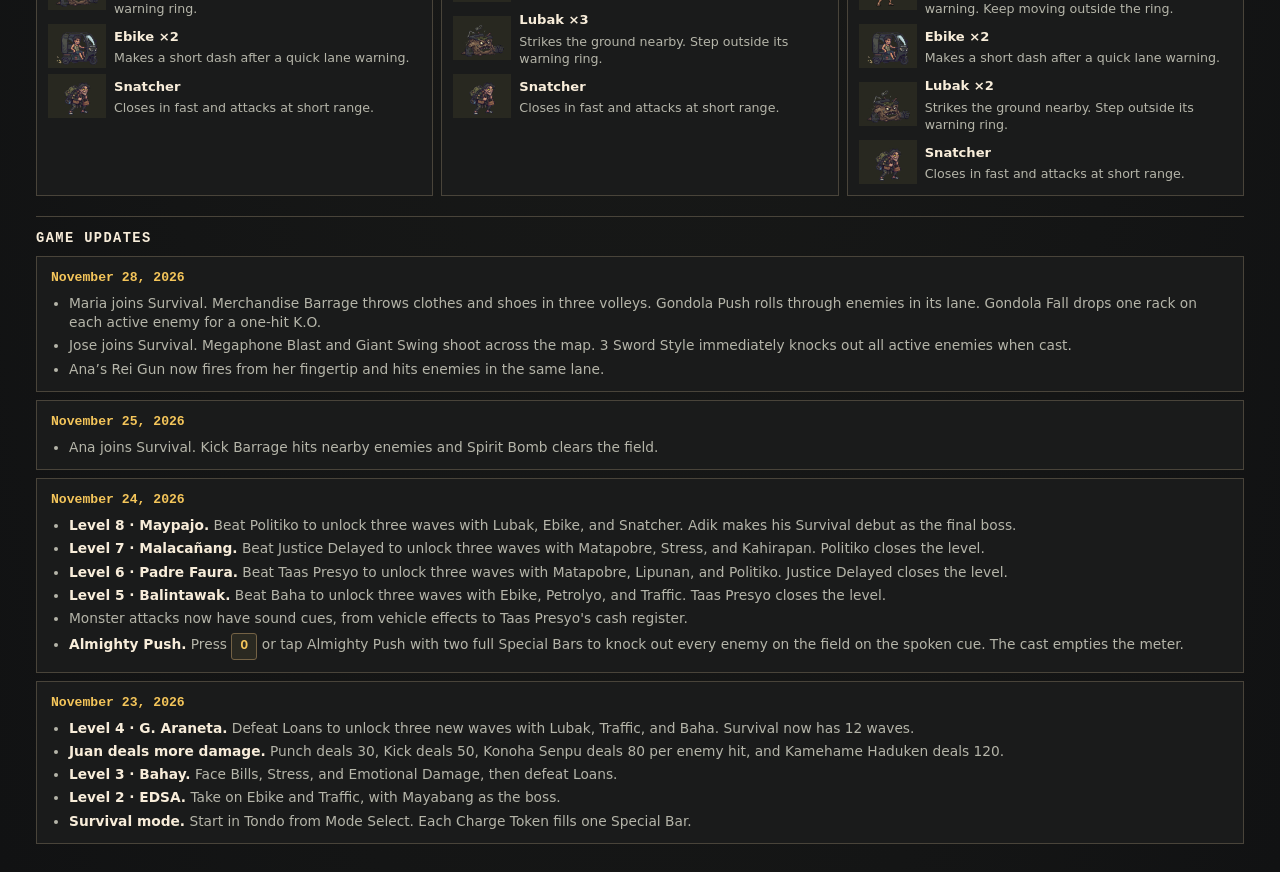
<file: survival.html>
<!doctype html>
<html lang="en">
<head>
  <meta charset="utf-8">
  <meta name="viewport" content="width=device-width, initial-scale=1">
  <meta name="theme-color" content="#151617">
  <!-- <meta name="description" content="Fight through 12 waves as Juan in the 2.5D survival arenas of Tondo, EDSA, Bahay, and G. Araneta."> -->
  <!-- JT-2026/11/24 - include balintawak in the five-arena survival run -->
  <!-- <meta name="description" content="Fight through 15 waves as Juan across five 2.5D survival arenas from Tondo to Balintawak."> -->
  <!-- JT-2026/11/24 - include maypajo in the eight-arena survival run -->
  <!-- <meta name="description" content="Fight through 24 waves as Juan across eight 2.5D survival arenas from Tondo to Maypajo."> -->
  <!-- JT-2026/11/25 - mention both playable fighters in survival -->
  <!-- <meta name="description" content="Fight through 24 waves as Juan or Gloria across eight 2.5D survival arenas from Tondo to Maypajo."> -->
  <!-- JT-2026/11/27 - include jose in the survival fighter lineup -->
  <!-- JT-2026/11/27 - include maria in the survival fighter lineup -->
  <meta name="description" content="Fight through 24 waves as Juan, Ana, Jose, or Maria across eight 2.5D survival arenas from Tondo to Maypajo.">
  <title>Pinoy Struggle Survival</title>
  <!-- JT-2026/11/24 - use the pinoy struggle icon in the browser tab -->
  <link rel="icon" type="image/png" sizes="48x48" href="assets/ps-favicon.png">
  <!-- JT-2026/11/23 - load the survival styles and script from the main project -->
  <link rel="stylesheet" href="survival.css">
  <link rel="stylesheet" href="mode-select.css">
  <link rel="preload" as="image" href="assets/arcade/tondo_0.jpg">
  <!-- JT-2026/11/24 - load the shared monster cues before survival starts -->
  <script src="monster-audio.js" defer></script>
  <!-- JT-2026/11/24 - load the shared almighty push timing before survival starts -->
  <!-- <script src="almighty-push.js" defer></script> -->
  <!-- JT-2026/11/25 - load the shared fighter selection and ana's moves -->
  <!-- <script src="playable-fighters.js" defer></script> -->
  <!-- JT-2026/11/28 - refresh the shared cast and fighter scripts together -->
  <script src="almighty-push.js?v=20261128-gondola" defer></script>
  <script src="playable-fighters.js?v=20261128-ana" defer></script>
  <!-- JT-2026/11/26 - track survival scores only in the web page -->
  <link rel="stylesheet" href="leaderboard.css">
  <script src="leaderboard.js" defer></script>
  <!-- <script src="survival.js" defer></script> -->
  <!-- JT-2026/11/28 - use the survival script that recognizes ana -->
  <script src="survival.js?v=20261128-ana" defer></script>
</head>
<body>
  <!-- JT-2026/11/23 - give the survival game its own arena hud and controls -->
  <main class="shell">
    <header class="topbar">
      <!-- JT-2026/11/23 - return to mode selection from the survival header -->
      <a class="brand mode-link" href="./index.html">
        <span class="brand-mark" aria-hidden="true">PS</span>
        <div>
          <h1>Pinoy Struggle <strong>Survival</strong></h1>
          <span class="mode-link-label">Mode Select</span>
        </div>
      </a>
      <div class="utilities">
        <button id="sound" class="utility" type="button" aria-pressed="true">Sound on</button>
        <button id="pause" class="utility" type="button" disabled>Pause</button>
      </div>
    </header>
    <section id="arena" class="arena" aria-label="Tondo, Manila arena map">
      <canvas id="fight" aria-hidden="true"></canvas>
      <div class="hud">
        <div class="player-hud">
          <div class="hud-label"><strong>Juan</strong><span id="hp-label">100 HP</span></div>
          <div class="health-meter" id="health" role="meter" aria-label="Juan's health" aria-valuemin="0" aria-valuemax="100" aria-valuenow="100"><span></span></div>
          <div class="hud-label special-label"><strong>Special</strong><span id="special-label">0 / 3</span></div>
          <div class="special-meter" id="special" role="meter" aria-label="Special charge" aria-valuemin="0" aria-valuemax="300" aria-valuenow="0">
            <span><i></i></span><span><i></i></span><span><i></i></span>
          </div>
        </div>
        <div class="wave-hud">
          <!-- JT-2026/11/23 - show the current arena level and wave -->
          <!-- <span id="level">Level 1 / 4</span> -->
          <!-- JT-2026/11/24 - initialize the hud with five levels -->
          <!-- <span id="level">Level 1 / 5</span> -->
          <!-- JT-2026/11/24 - initialize the hud with eight survival levels -->
          <span id="level">Level 1 / 8</span>
          <div class="wave-counter"><span>Wave</span><strong id="wave">01 / 03</strong></div>
          <span id="remaining">3 threats</span>
        </div>
      </div>
      <div class="notice" id="notice" role="status" hidden></div>
      <div class="screen" id="screen" aria-labelledby="screen-title">
        <div class="screen-content">
          <p id="screen-location" class="location">Tondo, Manila</p>
          <!-- JT-2026/11/23 - name the game independently of the current map -->
          <h2 id="screen-title">Pinoy Struggle<br><strong>Survival</strong></h2>
          <!-- <p id="screen-copy">Survive 12 waves across Tondo, EDSA, Bahay, and G. Araneta.</p> -->
          <!-- JT-2026/11/24 - show the new survival objective before the run begins -->
          <!-- <p id="screen-copy">Survive 15 waves across five arenas.</p> -->
          <!-- JT-2026/11/24 - show the twenty-four-wave survival goal -->
          <p id="screen-copy">Survive 24 waves across eight arenas.</p>
          <button id="start" class="primary" type="button" disabled>Loading arena…</button>
          <!-- JT-2026/11/26 - show score save status and the web leaderboard on the result panel -->
          <div class="rank-result" data-rank-result="survival">
            <p data-rank-message role="status"></p>
            <button class="rank-button rank-secondary" type="button" data-rank-retry hidden>Retry saving</button>
            <a href="./index.html#leaderboard-survival">Leaderboard</a>
          </div>
        </div>
      </div>
      <p class="sr-only" id="status" role="status"></p>
    </section>

    <section class="controls" aria-label="Game controls">
      <ul class="key-guide">
        <li><kbd>W A S D</kbd><span>Move</span></li>
        <li><kbd>J</kbd><span>Punch</span></li>
        <li><kbd>K</kbd><span>Kick</span></li>
        <li><kbd>L</kbd><span>Kamehame Haduken</span></li>
        <li><kbd>I</kbd><span>Konoha Senpu</span></li>
        <!-- JT-2026/11/24 - show the keyboard shortcut and two-bar cast requirement -->
        <li><kbd>O</kbd><span>Almighty Push · 2 bars to cast</span></li>
      </ul>
      <div class="touch-controls">
        <div class="dpad" role="group" aria-label="Movement">
          <button type="button" class="up" data-input="up" aria-label="Move up">▲</button>
          <button type="button" class="left" data-input="left" aria-label="Move left">◀</button>
          <button type="button" class="down" data-input="down" aria-label="Move down">▼</button>
          <button type="button" class="right" data-input="right" aria-label="Move right">▶</button>
        </div>
        <div class="actions" role="group" aria-label="Combat">
          <button type="button" data-input="punch">Punch</button>
          <button type="button" data-input="kick">Kick</button>
          <button type="button" class="special-action" data-input="haduken">Kamehame<br>Haduken</button>
          <button type="button" class="special-action" data-input="senpu">Konoha<br>Senpu</button>
          <!-- JT-2026/11/24 - give touch players the same blast attack -->
          <button type="button" class="special-action" data-input="almightyPush">Almighty Push</button>
        </div>
      </div>
      <!-- JT-2026/11/23 - explain how to collect charge and use the area attack -->
      <!-- <p class="control-hint">Pick up a cross-shaped <strong>Charge Token</strong> to fill one Special Bar. Konoha Senpu hits every enemy in its ring.</p> -->
      <!-- JT-2026/11/24 - explain the two-bar blast that reaches the whole arena -->
      <p class="control-hint">Pick up a cross-shaped <strong>Charge Token</strong> to fill one Special Bar. Konoha Senpu hits every enemy in its ring. <strong>Almighty Push</strong> needs two full bars, empties the meter, and knocks out every enemy on the field.</p>
    </section>

    <!-- JT-2026/11/23 - show the next monsters and how they attack -->
    <section class="wave-info" aria-labelledby="wave-guide-title">
      <h2 id="wave-guide-title">Wave Guide</h2>
      <div id="wave-guide" class="level-guides"></div>
    </section>

    <!-- JT-2026/11/23 - show recent survival changes below the wave guide -->
    <section class="game-updates" aria-labelledby="updates-title">
      <h2 id="updates-title">Game Updates</h2>
      <!-- JT-2026/11/28 - summarize the latest fighter and skill changes for survival -->
      <article class="update-entry">
        <h3><time datetime="2026-11-28">November 28, 2026</time></h3>
        <ul>
          <li>Maria joins Survival. Merchandise Barrage throws clothes and shoes in three volleys. Gondola Push rolls through enemies in its lane. Gondola Fall drops one rack on each active enemy for a one-hit K.O.</li>
          <li>Jose joins Survival. Megaphone Blast and Giant Swing shoot across the map. 3 Sword Style immediately knocks out all active enemies when cast.</li>
          <li>Ana’s Rei Gun now fires from her fingertip and hits enemies in the same lane.</li>
        </ul>
      </article>
      <!-- JT-2026/11/25 - introduce ana's crowd attacks in survival -->
      <article class="update-entry">
        <h3><time datetime="2026-11-25">November 25, 2026</time></h3>
        <ul>
          <!-- <li>Gloria joins Survival. Kick Barrage hits nearby enemies, Basooka hits enemies in its lane, and Spirit Bomb clears the field.</li> -->
          <!-- JT-2026/11/28 - keep the original ana announcement focused on her debut -->
          <li>Ana joins Survival. Kick Barrage hits nearby enemies and Spirit Bomb clears the field.</li>
        </ul>
      </article>
      <!-- JT-2026/11/24 - announce balintawak and the monster attack sounds -->
      <article class="update-entry">
        <h3><time datetime="2026-11-24">November 24, 2026</time></h3>
        <ul>
          <!-- <li><strong>Level 5 · Balintawak.</strong> Beat Baha to unlock three more waves with Ebike, Petrolyo, and Traffic. Taas Presyo is the final boss.</li> -->
          <!-- JT-2026/11/24 - list the new maypajo waves and their unlock path -->
          <li><strong>Level 8 · Maypajo.</strong> Beat Politiko to unlock three waves with Lubak, Ebike, and Snatcher. Adik makes his Survival debut as the final boss.</li>
          <li><strong>Level 7 · Malacañang.</strong> Beat Justice Delayed to unlock three waves with Matapobre, Stress, and Kahirapan. Politiko closes the level.</li>
          <li><strong>Level 6 · Padre Faura.</strong> Beat Taas Presyo to unlock three waves with Matapobre, Lipunan, and Politiko. Justice Delayed closes the level.</li>
          <li><strong>Level 5 · Balintawak.</strong> Beat Baha to unlock three waves with Ebike, Petrolyo, and Traffic. Taas Presyo closes the level.</li>
          <li>Monster attacks now have sound cues, from vehicle effects to Taas Presyo's cash register.</li>
          <li><strong>Almighty Push.</strong> Press <kbd>O</kbd> or tap Almighty Push with two full Special Bars to knock out every enemy on the field on the spoken cue. The cast empties the meter.</li>
        </ul>
      </article>
      <article class="update-entry">
        <h3><time datetime="2026-11-23">November 23, 2026</time></h3>
        <ul>
          <li><strong>Level 4 · G. Araneta.</strong> Defeat Loans to unlock three new waves with Lubak, Traffic, and Baha. Survival now has 12 waves.</li>
          <li><strong>Juan deals more damage.</strong> Punch deals 30, Kick deals 50, Konoha Senpu deals 80 per enemy hit, and Kamehame Haduken deals 120.</li>
          <li><strong>Level 3 · Bahay.</strong> Face Bills, Stress, and Emotional Damage, then defeat Loans.</li>
          <li><strong>Level 2 · EDSA.</strong> Take on Ebike and Traffic, with Mayabang as the boss.</li>
          <li><strong>Survival mode.</strong> Start in Tondo from Mode Select. Each Charge Token fills one Special Bar.</li>
        </ul>
      </article>
    </section>
  </main>
</body>
</html>
</file>
<file: styles.css>
/* JT-2026/11/19 - style the arcade cabinet, match hud, and responsive controls */
:root {
  color-scheme: dark;
  --page: #171613;
  --surface: #211f1a;
  --line: #3d372c;
  --yellow: #f8ce53;
  --paper: #faf0d8;
  --muted: #bcb29d;
  --red: #fa7656;
  --display: Impact, "Arial Narrow", "Franklin Gothic Demi Cond", sans-serif;
  --mono: "Cascadia Mono", "SFMono-Regular", Consolas, monospace;
}

*, *::before, *::after { box-sizing: border-box; }
[hidden] { display: none !important; }

body {
  min-width: 300px;
  margin: 0;
  background: radial-gradient(ellipse at 50% 25%, #29241b, transparent 72%), var(--page);
  color: var(--paper);
  font: 400 16px/1.4 "Segoe UI", system-ui, sans-serif;
}

button { color: inherit; font: inherit; cursor: pointer; }
button:disabled { cursor: default; }
button:focus-visible { outline: 2px solid var(--paper); outline-offset: 4px; }

.sr-only {
  position: absolute;
  width: 1px;
  height: 1px;
  overflow: hidden;
  clip-path: inset(50%);
  white-space: nowrap;
}

.topbar { border-bottom: 1px solid #3a3327; background: #191713; }
.topbar-inner, .arcade { width: min(100% - 80px, 1320px); margin-inline: auto; }
.topbar-inner {
  min-height: 69px;
  display: flex;
  align-items: center;
  justify-content: space-between;
  gap: 12px;
}

.brand {
  display: flex;
  align-items: center;
  gap: 11px;
  font: 400 25px/1 var(--display);
  letter-spacing: .045em;
}

.brand strong { color: var(--yellow); font-weight: inherit; }
.brand-mark {
  display: grid;
  place-items: center;
  width: 40px;
  height: 36px;
  padding-right: 3px;
  background: var(--yellow);
  color: #211a0e;
  clip-path: polygon(10% 0, 100% 0, 100% 76%, 82% 100%, 0 100%, 0 23%);
  font-style: italic;
  letter-spacing: -.1em;
}

.utilities { display: flex; gap: 8px; }
.utility {
  min-height: 37px;
  display: flex;
  align-items: center;
  gap: 8px;
  padding: 0 11px;
  border: 1px solid var(--line);
  background: #222019;
  color: var(--paper);
  font: 700 .72rem/1 var(--mono);
  letter-spacing: .045em;
  text-transform: uppercase;
}

.utility:hover:not(:disabled), .utility[aria-pressed="true"] { border-color: #8b713e; color: var(--yellow); }
.utility:disabled { color: #867d6c; }
.icon { display: inline-block; width: 13px; height: 13px; flex: none; background: currentColor; }
.icon-pause { clip-path: polygon(15% 5%, 44% 5%, 44% 95%, 15% 95%, 15% 5%, 58% 5%, 86% 5%, 86% 95%, 58% 95%, 58% 5%); }
.icon-sound { clip-path: polygon(0 32%, 29% 32%, 70% 0, 70% 100%, 29% 68%, 0 68%); }
#sound[aria-pressed="true"] .icon-sound {
  clip-path: polygon(0 32%, 29% 32%, 64% 0, 64% 100%, 29% 68%, 0 68%, 0 32%, 83% 21%, 100% 40%, 100% 60%, 83% 79%, 83% 21%);
}

.arcade { padding-block: 22px 30px; }
.cabinet { border: 1px solid #6a5735; box-shadow: 0 14px 42px #0005; }
.arena {
  position: relative;
  isolation: isolate;
  overflow: hidden;
  aspect-ratio: 2.35;
  background: #29251d url("assets/arcade/tondo_0.jpg") center center / cover no-repeat;
  container-type: inline-size;
}

/* JT-2026/11/21 - show the malacaniang image for its assigned opponents */
.arena[data-backdrop="malacaniang"] {
  background-image: url("assets/arcade/malacaniang_0.jpg"), url("assets/arcade/tondo_0.jpg");
}

/* JT-2026/11/22 - keep the maypajo road visible at the fighters' feet */
.arena[data-backdrop="maypajo"] {
  background-image: url("assets/arcade/maypajo_0.jpg"), url("assets/arcade/tondo_0.jpg");
  background-position: center bottom, center center;
}

/* JT-2026/11/22 - align the bgc street beneath the fighters */
.arena[data-backdrop="bgc"] {
  background-image: url("assets/arcade/bgc_0.jpg"), url("assets/arcade/tondo_0.jpg");
  background-position: center bottom, center center;
}

/* JT-2026/11/22 - position the g araneta road under the fighters */
.arena[data-backdrop="g_araneta"] {
  background-image: url("assets/arcade/g_araneta_0.jpg"), url("assets/arcade/tondo_0.jpg");
  background-position: center bottom, center center;
}

/* JT-2026/11/23 - keep the floor visible for fights at bahay */
.arena[data-backdrop="bahay"] {
  background-image: url("assets/arcade/bahay_0.jpg"), url("assets/arcade/tondo_0.jpg");
  background-position: center bottom, center center;
}

/* JT-2026/11/23 - anchor the edsa roadway beneath the fighters */
.arena[data-backdrop="edsa"] {
  background-image: url("assets/arcade/edsa_0.jpg"), url("assets/arcade/tondo_0.jpg");
  background-position: center bottom, center center;
}

/* JT-2026/11/24 - align the balintawak road and padre faura street beneath the fighters */
.arena[data-backdrop="balintawak"] {
  background-image: url("assets/arcade/balintawak_0.jpg"), url("assets/arcade/tondo_0.jpg");
  background-position: center bottom, center center;
}
.arena[data-backdrop="pfaura"] {
  background-image: url("assets/arcade/pfaura_0.jpg"), url("assets/arcade/tondo_0.jpg");
  background-position: center bottom, center center;
}

#fight, .arena-shade, .panel-wrap { position: absolute; inset: 0; width: 100%; height: 100%; }
#fight { display: block; }
.arena-shade {
  pointer-events: none;
  background: linear-gradient(#120e09e8 0%, #120e09ad 9%, transparent 31%, transparent 70%, #100d0adf 100%);
}

.arena-shade::after {
  content: "";
  position: absolute;
  inset: 0;
  background: repeating-linear-gradient(transparent 0 3px, #1210091a 4px);
  opacity: .42;
}

.hud {
  position: absolute;
  z-index: 2;
  inset: 16px clamp(13px, 2.3cqw, 32px) auto;
  display: grid;
  grid-template-columns: minmax(0, 1fr) auto minmax(0, 1fr);
  gap: clamp(8px, 1.8cqw, 25px);
  align-items: start;
  pointer-events: none;
}

.fighter-hud { padding-top: 5px; }
/* JT-2026/11/23 - align the hud with the fighters' starting sides */
.hud > .enemy-hud { order: -1; }
.hud > .player-hud { order: 1; }
.hud-heading {
  display: flex;
  align-items: center;
  gap: 7px;
  margin-bottom: 7px;
  color: #fff4db;
  font: 800 .79rem/1 var(--mono);
  letter-spacing: .12em;
  text-shadow: 0 2px #17110b;
}

.hud-heading span { color: var(--yellow); }
/* .enemy-hud .hud-heading { justify-content: flex-end; } */
/* JT-2026/11/23 - align the player label with the right edge */
.player-hud .hud-heading { justify-content: flex-end; }
.enemy-hud .hud-heading span { color: #ff9a77; }

.health {
  height: clamp(12px, 1.38cqw, 19px);
  padding: 2px;
  border: 1px solid #d9c292a6;
  background: #201612;
  box-shadow: 0 2px 0 #0c0908;
}

.health > span {
  display: block;
  width: 100%;
  height: 100%;
  background: linear-gradient(#ffe285 0 27%, #f8ce53 27% 80%, #cf9330 80% 100%);
  transform: scaleX(var(--hp, 1));
  /* transform-origin: left center; */
  /* JT-2026/11/23 - anchor juan's health fill to the right edge */
  transform-origin: right center;
  transition: transform .15s linear;
}

.enemy-hud .health > span {
  background: linear-gradient(#ff9a77 0 27%, #fa7656 27% 80%, #ba452e 80% 100%);
  /* transform-origin: right center; */
  /* JT-2026/11/23 - anchor the opponent's health fill to the left edge */
  transform-origin: left center;
}

/* JT-2026/11/19 - distinguish super charge from health and highlight a full bar */
/* .super-hud { width: min(100%, 230px); margin-top: 7px; } */
/* JT-2026/11/23 - line up juan's super meter with his health bar */
.super-hud { width: min(100%, 230px); margin-top: 7px; margin-inline-start: auto; }
.super-label {
  display: flex;
  justify-content: space-between;
  gap: 5px;
  margin-bottom: 3px;
  color: #bbf7eb;
  font: 800 clamp(.56rem, 1cqw, .73rem)/1 var(--mono);
  letter-spacing: .1em;
  text-shadow: 0 2px #091514;
}

/*
.super-meter {
  height: clamp(8px, 1cqw, 13px);
  padding: 1px;
  border: 1px solid #73b4a8;
  background: #12201f;
  box-shadow: 0 2px 0 #0c0908;
}

.super-meter > span {
  display: block;
  height: 100%;
  background: linear-gradient(#c9fff0 0 32%, #4cddcb 32% 82%, #188f88 82% 100%);
  transform: scaleX(var(--super, 0));
  transform-origin: left center;
  transition: transform .15s linear;
}

.super-meter[aria-valuenow="100"] { border-color: #c9fff0; box-shadow: 0 0 9px #4cddcb99; }
*/
/* JT-2026/11/19 - show three independently filled segments in juan's super meter */
.super-meter {
  display: grid;
  grid-template-columns: repeat(3, minmax(0, 1fr));
  gap: 4px;
  height: clamp(8px, 1cqw, 13px);
}

.super-meter > span {
  --segment-offset: 0;
  padding: 1px;
  border: 1px solid #73b4a8;
  background: #12201f;
  box-shadow: 0 2px 0 #0c0908;
}

.super-meter > span:nth-child(2) { --segment-offset: 1; }
.super-meter > span:nth-child(3) { --segment-offset: 2; }

.super-meter > span > span {
  display: block;
  height: 100%;
  background: linear-gradient(#c9fff0 0 32%, #4cddcb 32% 82%, #188f88 82% 100%);
  transform: scaleX(clamp(0, calc(var(--super, 0) - var(--segment-offset)), 1));
  transform-origin: left center;
  transition: transform .15s linear;
}

.super-meter[aria-valuenow="300"] > span { border-color: #c9fff0; box-shadow: 0 0 9px #4cddcb99; }

.timer {
  min-width: clamp(69px, 8cqw, 108px);
  text-align: center;
  font-variant-numeric: tabular-nums;
  text-shadow: 0 2px #18100c;
}

.stage-counter {
  display: block;
  color: var(--yellow);
  font: 700 clamp(.57rem, 1.05cqw, .82rem)/1.1 var(--mono);
  letter-spacing: .1em;
  white-space: nowrap;
}

.seconds {
  display: block;
  margin-top: 2px;
  color: var(--paper);
  font: 400 clamp(27px, 4cqw, 52px)/1 var(--display);
  letter-spacing: .05em;
}

.seconds.urgent { color: #ff9473; }
.nameplate {
  position: absolute;
  z-index: 2;
  bottom: 5%;
  left: var(--position);
  transform: translateX(-50%);
  width: max-content;
  max-width: 45%;
  /* --position: 23%; */
  /* JT-2026/11/23 - show juan's nameplate on the right before gameplay starts */
  --position: 77%;
  border: 1px solid #71613e;
  border-bottom: 2px solid var(--yellow);
  padding: .33em .85em;
  background: #1c1813ec;
  box-shadow: 0 2px 7px #0007;
  color: #ffe28b;
  font: 700 clamp(.65rem, 1.26cqw, .92rem)/1.15 var(--mono);
  letter-spacing: .095em;
  text-align: center;
  pointer-events: none;
}

/* .enemy-plate { --position: 77%; border-bottom-color: var(--red); color: #ffc2ab; } */
/* JT-2026/11/23 - show the opponent's nameplate on the left before gameplay starts */
.enemy-plate { --position: 23%; border-bottom-color: var(--red); color: #ffc2ab; }
.panel-wrap {
  z-index: 1;
  display: grid;
  place-items: center;
  padding: 56px 8px 32px;
  background: radial-gradient(ellipse at 50% 50%, #100a05e0 3%, #120e089c 38%, #120e0830 68%, #120e0814);
}

.panel { text-align: center; }
.eyebrow {
  margin: 0 0 11px;
  color: var(--yellow);
  font: 700 clamp(.6rem, 1.2cqw, .86rem)/1 var(--mono);
  letter-spacing: .23em;
}

.panel-title {
  margin: 0;
  color: var(--paper);
  font: 400 clamp(35px, 7.7cqw, 103px)/.9 var(--display);
  letter-spacing: .025em;
  text-transform: uppercase;
  transform: skewX(-7deg);
  text-shadow: 2px 3px #27170f, 4px 6px #27170f, 6px 8px #080603b5;
}

.panel-title span, .panel-title strong { display: block; }
.panel-title strong { color: var(--yellow); font-weight: inherit; }
.panel-copy { margin: 20px 0 21px; color: #f1e4ca; font-weight: 600; text-shadow: 0 2px 4px #090602; }
.action-button {
  min-width: 180px;
  min-height: 47px;
  border: 1px solid #ffed9e;
  border-bottom: 3px solid #b87c24;
  padding: 0 24px;
  background: var(--yellow);
  color: #20170b;
  box-shadow: 0 4px 0 #120d08, 0 8px 24px #0006;
  font: 900 .89rem/1 var(--mono);
  letter-spacing: .09em;
  text-transform: uppercase;
}

.action-button:hover:not(:disabled) { background: #ffe186; }
.action-button:active:not(:disabled) { transform: translateY(2px); box-shadow: 0 2px 0 #120d08; }
.action-button:disabled { filter: saturate(.2); }
.panel-hint { margin: 12px 0 0; color: #e6d8bb; font: .74rem/1 var(--mono); }
.panel-hint kbd { font-size: inherit; }
.arena:not([data-mode="menu"]) .panel-title { font-size: clamp(29px, 6.1cqw, 80px); }

.announcement {
  position: absolute;
  z-index: 3;
  top: 44%;
  left: 50%;
  color: var(--yellow);
  font: 400 clamp(37px, 7.2cqw, 101px)/1 var(--display);
  text-shadow: 3px 4px #321b0c, 6px 7px #0d0a08;
  transform: translate(-50%, -50%) skewX(-8deg);
  white-space: nowrap;
  pointer-events: none;
}

.arena-strip {
  position: relative;
  display: flex;
  justify-content: space-between;
  align-items: center;
  gap: 12px;
  min-height: 35px;
  padding: 0 14px;
  border-top: 1px solid #6a5735;
  background: #242017;
  color: #dcccac;
  font: 700 .73rem/1 var(--mono);
  letter-spacing: .095em;
}

.arena-strip > span:first-child { display: flex; align-items: center; gap: 8px; }
.arena-strip i { width: 7px; height: 7px; transform: rotate(45deg); background: var(--yellow); }
.arena-strip > span:last-child { color: var(--yellow); }
.control-deck {
  display: flex;
  align-items: center;
  gap: clamp(18px, 3vw, 48px);
  min-height: 63px;
  border-bottom: 1px solid var(--line);
}

/*
.control-deck h2, .ladder h2 {
  margin: 0;
  font: 800 .82rem/1 var(--mono);
  letter-spacing: .13em;
  text-transform: uppercase;
}
*/
/* JT-2026/11/22 - match the game updates heading to the existing section labels */
/*
.control-deck h2, .ladder h2, .game-updates h2 {
  margin: 0;
  font: 800 .82rem/1 var(--mono);
  letter-spacing: .13em;
  text-transform: uppercase;
}
*/
/* JT-2026/11/23 - match the arena previews heading to the existing sections */
.control-deck h2, .ladder h2, .arena-previews h2, .game-updates h2 {
  margin: 0;
  font: 800 .82rem/1 var(--mono);
  letter-spacing: .13em;
  text-transform: uppercase;
}

.key-guide, .roster { list-style: none; margin: 0; padding: 0; }
.key-guide { display: flex; flex-wrap: wrap; gap: clamp(14px, 2.4vw, 31px); }
.key-guide li, .pause-guide {
  display: flex;
  align-items: center;
  gap: 4px;
  color: var(--muted);
  font-size: .82rem;
}

.key-guide li span, .pause-guide { gap: 7px; }
.key-guide li span { margin-left: 3px; }
.pause-guide { margin-left: auto; }
kbd {
  display: inline-grid;
  min-width: 24px;
  min-height: 24px;
  place-items: center;
  padding: 2px 4px;
  border: 1px solid #4c4435;
  border-bottom: 2px solid #645641;
  border-radius: 3px;
  background: #2b261d;
  color: #f2e1bc;
  font: 700 .76rem/1 var(--mono);
}

.touch-controls { display: none; }

/* JT-2026/11/22 - keep dated update entries readable across screen sizes */
/* .game-updates { margin-top: 17px; padding-top: 17px; border-top: 1px solid var(--line); } */
/* .game-updates h2 { margin-bottom: 12px; } */
/* JT-2026/11/23 - separate the preview gallery and updates with matching spacing */
.arena-previews, .game-updates { margin-top: 17px; padding-top: 17px; border-top: 1px solid var(--line); }
.arena-previews h2, .game-updates h2 { margin-bottom: 12px; }
.update-entries {
  display: grid;
  grid-template-columns: repeat(auto-fit, minmax(min(100%, 25rem), 1fr));
  gap: 8px;
}
.update-entry {
  border: 1px solid var(--line);
  padding: 12px 14px;
  background: var(--surface);
}
.update-entry h3 { margin: 0; color: var(--yellow); font: 700 .76rem/1.3 var(--mono); }
.update-entry ul { margin: 8px 0 0; padding-inline-start: 18px; color: var(--muted); font-size: .86rem; }
.update-entry li + li { margin-top: 4px; }

/* JT-2026/11/23 - keep arena thumbnails and level captions readable on phones and desktops */
.arena-gallery {
  display: grid;
  grid-template-columns: repeat(auto-fill, minmax(min(42%, 15rem), 1fr));
  gap: 8px;
  margin: 0;
  padding: 0;
  list-style: none;
}
.arena-gallery li { border: 1px solid var(--line); background: var(--surface); }
.arena-gallery img { display: block; width: 100%; height: auto; aspect-ratio: 16 / 9; }
.arena-caption { padding: 8px 10px; border-top: 1px solid var(--line); }
.arena-caption h3 { margin: 0; color: var(--paper); font: 700 .74rem/1.3 var(--mono); }
.arena-caption p { margin: 4px 0 0; color: var(--muted); font-size: .76rem; }

.ladder { padding-top: 17px; }
.ladder h2 { margin-bottom: 12px; }
/* .roster { display: grid; grid-template-columns: repeat(9, minmax(0, 1fr)); gap: 5px; } */
/* JT-2026/11/19 - fit all ten levels in the desktop ladder */
/* .roster { display: grid; grid-template-columns: repeat(10, minmax(0, 1fr)); gap: 5px; } */
/* JT-2026/11/19 - fit eleven levels in the desktop ladder */
/*
.roster { display: grid; grid-template-columns: repeat(11, minmax(0, 1fr)); gap: 5px; }
.roster li {
  display: grid;
  grid-template-columns: auto 1fr;
  align-items: center;
  gap: 6px;
  min-height: 43px;
  border: 1px solid #3e3629;
  padding: 6px 8px;
  background: #222018;
  color: #d9cdb4;
  font-size: .76rem;
  font-weight: 700;
  line-height: 1.1;
}

.roster .level-number { color: #b1a084; font: 700 .71rem/1 var(--mono); }
.roster-name { text-transform: capitalize; }
*/
/* JT-2026/11/22 - give each opponent a readable portrait card */
/* .roster { display: grid; grid-template-columns: repeat(7, minmax(0, 1fr)); gap: 7px; } */
/* JT-2026/11/22 - fit sixteen portraits in two desktop rows */
/* .roster { display: grid; grid-template-columns: repeat(8, minmax(0, 1fr)); gap: 7px; } */
/* JT-2026/11/23 - fit eighteen opponents in two desktop rows */
.roster { display: grid; grid-template-columns: repeat(9, minmax(0, 1fr)); gap: 7px; }
.roster li {
  display: grid;
  align-items: center;
  gap: 5px;
  border: 1px solid #3e3629;
  padding: 5px 8px 9px;
  background: #222018;
  color: #d9cdb4;
  font: 700 .76rem/1.15 "Segoe UI", system-ui, sans-serif;
  text-align: center;
}

.roster .level-number {
  justify-self: start;
  color: #b1a084;
  font: 700 .71rem/1 var(--mono);
}

.roster-preview {
  display: block;
  width: 100%;
  height: clamp(50px, 7vw, 78px);
  object-fit: contain;
  object-position: center bottom;
}

.roster-name { text-transform: capitalize; }
.roster-next {
  display: none;
  color: var(--yellow);
  font: 700 .65rem/1 var(--mono);
  text-transform: uppercase;
  letter-spacing: .08em;
}

.roster li.is-next { border-color: #8d7544; }
.roster li.is-next .roster-next { display: block; grid-row: 1; grid-column: 1; justify-self: end; }
.roster li .level-number { grid-row: 1; grid-column: 1; }
.roster li[aria-current="step"] { border-color: #aa803a; background: #41331a; color: #ffe49c; }
.roster li[aria-current="step"] .level-number, .roster li.is-cleared .level-number { color: var(--yellow); }
.roster li.is-cleared { border-color: #655334; }

/* JT-2026/11/19 - give opponent names more room on narrower screens */
@media (max-width: 1150px) {
  /* .roster { grid-template-columns: repeat(6, minmax(0, 1fr)); } */
  /* JT-2026/11/22 - keep portrait cards wide enough on smaller displays */
  /* .roster { grid-template-columns: repeat(5, minmax(0, 1fr)); } */
  /* JT-2026/11/22 - fit the expanded ladder in four rows on tablets */
  .roster { grid-template-columns: repeat(4, minmax(0, 1fr)); }
}

@media (max-width: 1050px) {
  .topbar-inner, .arcade { width: calc(100% - 44px); }
  /* JT-2026/11/19 - keep longer enemy names readable in two rows */
  /* .roster { grid-template-columns: repeat(5, minmax(0, 1fr)); } */
  .roster li { padding-inline: 5px; }
}

@media (max-width: 880px) {
  .arena { aspect-ratio: 2.01; }
  /* .roster { grid-template-columns: repeat(5, minmax(0, 1fr)); } */
}

@media (max-width: 680px) {
  .topbar-inner, .arcade { width: calc(100% - 22px); }
  .topbar-inner { min-height: 57px; }
  .brand { gap: 7px; font-size: clamp(16px, 4.2vw, 22px); }
  .brand-mark { width: 30px; height: 28px; }
  .utility { min-height: 34px; gap: 5px; padding-inline: 7px; font-size: .62rem; }
  .utilities { gap: 4px; }
  .icon { width: 11px; height: 11px; }
  .arcade { padding-block: 12px 20px; }
  /* .arena { aspect-ratio: 1.18; min-height: 279px; } */
  /* JT-2026/11/24 - keep the arena and touch controls inside narrow phone viewports */
  .arena { width: 100%; aspect-ratio: 1.18; min-height: 279px; }
  .hud { top: 10px; }
  .hud-heading { gap: 4px; margin-bottom: 5px; font-size: .58rem; letter-spacing: .035em; }
  .enemy-plate { letter-spacing: .035em; }
  .panel-wrap { padding-top: 49px; padding-bottom: 24px; }
  .panel-copy { margin: 13px 0 15px; font-size: .86rem; }
  .action-button { min-width: 134px; min-height: 39px; padding-inline: 12px; font-size: .75rem; }
  .panel-hint { margin-top: 8px; }
  .arena-strip { min-height: 30px; padding-inline: 9px; font-size: .64rem; }
  .control-deck { flex-wrap: wrap; gap: 10px; padding-block: 12px; }
  .control-deck h2 { font-size: .74rem; }
  .key-guide { gap: 8px 13px; }
  .key-guide li, .pause-guide { font-size: .73rem; }
  .pause-guide { display: none; }
  .roster { grid-template-columns: repeat(3, minmax(0, 1fr)); }
}

@media (pointer: coarse), (max-width: 680px) {
  /* .touch-controls, .touch-group { display: flex; justify-content: space-between; gap: 5px; } */
  /* .touch-controls { width: 100%; } */
  /* JT-2026/11/19 - fit the direction and four attack buttons on narrow screens */
  .touch-controls {
    display: grid;
    grid-template-columns: auto auto;
    justify-content: space-between;
    gap: 8px;
    width: 100%;
  }
  .touch-group { display: grid; grid-template-columns: repeat(2, minmax(43px, 1fr)); gap: 5px; }
  .touch-group button[data-input="jump"] { grid-area: 1 / 1 / 2 / 3; justify-self: center; }
  .touch-hint { grid-column: 1 / -1; margin: 0; color: var(--muted); font-size: .82rem; }
  .touch-controls button {
    min-width: 43px;
    min-height: 43px;
    border: 1px solid #6c5a36;
    border-bottom: 3px solid #6c5a36;
    border-radius: 3px;
    padding-inline: clamp(5px, 1.4vw, 13px);
    background: #2b251a;
    touch-action: none;
    user-select: none;
    font: 750 .74rem/1 var(--mono);
  }
  /* .touch-controls button[data-input="light"], .touch-controls button[data-input="heavy"] { color: #ffe091; } */
  /* JT-2026/11/19 - color the special buttons like the other attacks */
  /* .touch-controls button:is([data-input="light"], [data-input="heavy"], [data-input="hadouken"], [data-input="shoryuken"]) { */
  /* JT-2026/11/19 - apply attack button styling to the renamed specials */
  .touch-controls button:is([data-input="light"], [data-input="heavy"], [data-input="energyWave"], [data-input="superUpperCut"]) {
    color: #ffe091;
  }
  /* JT-2026/11/23 - give the hold to charge control space beneath movement */
  .touch-group button[data-input="auraCharge"] { grid-column: 1 / -1; }
  /* JT-2026/11/24 - give almighty push its own touch control row */
  .touch-group button[data-input="almightyPush"] { grid-column: 1 / -1; color: #a6efff; }
  .touch-controls button.is-held { background: #f8ce53; color: #20170b; }
}

@media (pointer: coarse) {
  .key-guide, .pause-guide, .panel-hint { display: none; }
  .control-deck { flex-wrap: wrap; padding-block: 12px; gap: 10px; }
}

@media (prefers-reduced-motion: reduce) {
  /* .health > span { transition: none; } */
  /* JT-2026/11/19 - respect reduced motion for both fight meters */
  /* .health > span, .super-meter > span { transition: none; } */
  /* JT-2026/11/19 - respect reduced motion for the segmented fill */
  .health > span, .super-meter > span > span { transition: none; }
}
</file>
<file: mode-select.css>
/* JT-2026/11/23 - share the return link between the two standalone game pages */
.mode-link { color: inherit; text-decoration: none; }
.mode-link:focus-visible { outline: 2px solid #f6e7c8; outline-offset: 4px; }
.mode-link-label {
  display: block;
  margin-top: 4px;
  color: #c9bda1;
  font: 700 .69rem/1 "Cascadia Mono", Consolas, monospace;
  letter-spacing: .04em;
}
.mode-link:hover .mode-link-label { color: #ffe29a; text-decoration: underline; }

/* JT-2026/11/23 - give arena and survival a shared arcade selection screen */
.mode-home {
  color-scheme: dark;
  margin: 0;
  min-height: 100vh;
  background: radial-gradient(ellipse at 50% 10%, #30291e 0%, #1b1a18 54%, #111211 100%);
  color: #faf0d9;
  font: 400 16px/1.45 system-ui, sans-serif;
  --mode-gold: #f5c65d;
  --mode-display: Impact, "Arial Narrow", "Franklin Gothic Demi Cond", sans-serif;
  --mode-mono: "Cascadia Mono", "SFMono-Regular", Consolas, monospace;
}
.mode-home *, .mode-home *::before, .mode-home *::after { box-sizing: border-box; }
.mode-shell {
  width: min(calc(100% - 72px), 1120px);
  margin-inline: auto;
  padding: clamp(26px, 6vh, 64px) 0 44px;
}
.mode-brand {
  display: flex;
  align-items: center;
  gap: 11px;
  padding-bottom: 15px;
  border-bottom: 1px solid #5c4c32;
  font: 400 clamp(19px, 2vw, 26px)/1 var(--mode-display);
  letter-spacing: .075em;
  text-transform: uppercase;
}
.mode-mark {
  width: 38px;
  height: 34px;
  display: grid;
  place-items: center;
  padding-right: 3px;
  background: var(--mode-gold);
  color: #241b0f;
  clip-path: polygon(12% 0, 100% 0, 100% 77%, 80% 100%, 0 100%, 0 22%);
  font-style: italic;
  letter-spacing: -.1em;
}
.mode-brand strong, .mode-shell h1 strong { color: var(--mode-gold); font-weight: inherit; }
.mode-shell h1 {
  margin: clamp(23px, 5vw, 43px) 0 clamp(20px, 3vw, 30px);
  font: 400 clamp(3.25rem, 7vw, 6rem)/.98 var(--mode-display);
  letter-spacing: .035em;
  text-transform: uppercase;
}
.mode-grid { display: grid; grid-template-columns: repeat(2, minmax(0, 1fr)); gap: clamp(12px, 2.2vw, 23px); }
.mode-card {
  position: relative;
  isolation: isolate;
  min-height: clamp(340px, 35vw, 444px);
  display: grid;
  align-items: end;
  overflow: hidden;
  padding: clamp(20px, 3.8vw, 34px);
  border: 1px solid #826b45;
  background: #29251d;
  color: #fff4dc;
  box-shadow: 0 18px 42px #0005;
  text-decoration: none;
  --mode-accent: #ffd373;
}
.survival-card { border-color: #577d71; background: #26322d; --mode-accent: #a4edda; }
.mode-card::after {
  content: "";
  position: absolute;
  z-index: -1;
  inset: 0;
  background: linear-gradient(0deg, #161510 1%, #191814f3 24%, #211d16a6 52%, #211d1620 79%);
}
.survival-card::after {
  background: linear-gradient(0deg, #141917 1%, #161c19f0 24%, #1729229e 52%, #19282112 79%);
}
.mode-card img {
  position: absolute;
  z-index: -2;
  width: 100%;
  height: 100%;
  inset: 0;
  object-fit: cover;
  object-position: center;
  transition: transform .25s ease;
}
.mode-card:hover, .mode-card:focus-visible { border-color: var(--mode-accent); }
.mode-card:focus-visible { outline: 2px solid var(--mode-accent); outline-offset: 4px; }
.mode-card:hover img { transform: scale(1.035); }
.mode-card h2 {
  margin: 0;
  font: 400 clamp(2.9rem, 6vw, 5.35rem)/.93 var(--mode-display);
  letter-spacing: .04em;
  text-shadow: 0 3px #171610;
  text-transform: uppercase;
}
.mode-card p { max-width: 34ch; margin: 12px 0 17px; color: #f1e6d0; }
.mode-action {
  display: inline-flex;
  align-items: center;
  min-height: 42px;
  padding: 9px 15px;
  border: 1px solid var(--mode-accent);
  color: #182018;
  background: var(--mode-accent);
  font: 800 .86rem/1 var(--mode-mono);
  text-transform: uppercase;
  letter-spacing: .035em;
}
@media (max-width: 680px) {
  .mode-shell { width: calc(100% - 24px); padding-top: 23px; }
  .mode-grid { grid-template-columns: minmax(0, 1fr); }
  .mode-card { min-height: clamp(255px, 59vw, 335px); }
  .mode-card h2 { font-size: clamp(2.65rem, 10vw, 4rem); }
}
@media (prefers-reduced-motion: reduce) {
  .mode-card img { transition: none; }
}

/* JT-2026/11/23 - give the dex a compact browsing card below the game modes */
.dex-card {
  /* grid-column: 1 / -1; */
  /* JT-2026/11/24 - space the dex below the skill preview */
  margin-top: 24px;
  grid-template-columns: minmax(0, 1fr) auto;
  align-items: center;
  gap: 14px;
  min-height: 0;
  padding: clamp(16px, 2.4vw, 28px);
  border-color: #645e48;
  background: #24241d;
  --mode-accent: #e8d09a;
}
.dex-card img { inset: 0 0 0 auto; width: 55%; }
.dex-card::after { background: linear-gradient(90deg, #222019 45%, #222019ad 71%, #2220193b); }
.dex-card h2 { font-size: clamp(2rem, 4vw, 3.1rem); }
.dex-card p { max-width: none; margin: 6px 0 0; }

@media (max-width: 480px) {
  .dex-card { grid-template-columns: minmax(0, 1fr); justify-items: start; }
  .dex-card img { width: 68%; }
}

/* JT-2026/11/24 - add a shortcut beside the mode selection heading */
.mode-heading-row { display: flex; align-items: baseline; justify-content: space-between; flex-wrap: wrap; gap: 0 20px; }
.skill-jump, #skill-replay {
  padding: 9px 12px;
  border: 1px solid #776140;
  background: #27231a;
  color: #f5d99b;
  font: 700 .875rem/1.3 var(--mode-mono);
  text-decoration: none;
}
.skill-jump { margin: 0 0 16px; }

/* JT-2026/11/24 - pair the move selector with a tondo preview stage */
.skill-preview { margin-top: clamp(16px, 2.4vw, 28px); scroll-margin-top: 18px; }
.skill-preview h2 {
  margin: 0;
  font: 400 clamp(2.25rem, 5vw, 4rem)/.98 var(--mode-display);
  letter-spacing: .045em;
  text-transform: uppercase;
}
.skill-preview h2 strong { color: var(--mode-gold); font-weight: inherit; }
.skill-intro { margin: 9px 0 16px; color: #d8cdb8; }
.skill-showcase { display: grid; grid-template-columns: minmax(170px, 23%) minmax(0, 1fr); gap: 12px; align-items: start; }
.skill-options { display: grid; gap: 6px; }
.skill-options button, #skill-replay { cursor: pointer; }
.skill-options button {
  display: flex;
  align-items: center;
  justify-content: space-between;
  gap: 6px;
  min-height: 46px;
  padding: 8px 10px;
  border: 1px solid #5c503a;
  background: #252119;
  color: #faf0d9;
  text-align: start;
  font: 700 .94rem/1.3 system-ui, sans-serif;
}
.skill-options button[aria-pressed="true"] { border-color: #b48b47; background: #3c3020; }
.skill-options button:not(:disabled):hover, .skill-jump:hover, #skill-replay:not(:disabled):hover { border-color: var(--mode-gold); }
.skill-options button:disabled, #skill-replay:disabled { opacity: .6; cursor: default; }
.skill-options button:focus-visible, .skill-jump:focus-visible, #skill-replay:focus-visible, .mode-footer a:focus-visible {
  outline: 2px solid var(--mode-gold);
  outline-offset: 3px;
}
.skill-options kbd { color: #f6d685; font: 700 .875rem/1 var(--mode-mono); }
.skill-display { min-width: 0; border: 1px solid #6d593a; background: #201d17; }
.skill-stage {
  position: relative;
  background: linear-gradient(0deg, #141410b8, #201b1425 65%), #29251c url("assets/arcade/tondo_0.jpg") center 66% / cover;
}
.skill-stage canvas { display: block; width: 100%; height: auto; }
.skill-preview-status { position: absolute; inset: 38% 0 auto; margin: 0; text-align: center; color: #fff1cf; }
.skill-details { display: grid; grid-template-columns: minmax(0, 1fr) auto; align-items: start; gap: 12px; padding: 14px 16px 16px; }
.skill-details h3 { margin: 0; font: 700 clamp(1.1rem, 2.5vw, 1.35rem)/1.2 system-ui, sans-serif; }
.skill-details p { margin: 7px 0 0; }
.skill-details p:empty { display: none; }
.skill-inspiration { color: #d8cdb8; }
.skill-credit { margin: 12px 0 0; color: #c5b9a2; font-size: .875rem; }

/* JT-2026/11/24 - style the creator credit as a quiet footer link */
.mode-footer { margin-top: 27px; padding-top: 14px; border-top: 1px solid #5c4c32; color: #d8cdb8; font-size: .9rem; }
.mode-footer p { margin: 0; }
.mode-footer a { color: #f5d99b; text-underline-offset: 3px; }

@media (max-width: 680px) {
  .skill-showcase { grid-template-columns: minmax(0, 1fr); }
  .skill-options { grid-template-columns: repeat(2, minmax(0, 1fr)); }
  .skill-options button { font-size: .875rem; }
  .skill-details { padding-inline: 11px; }
}

@media (max-width: 480px) {
  .skill-details { grid-template-columns: minmax(0, 1fr); }
  #skill-replay { justify-self: start; }
}

/* JT-2026/11/24 - highlight the offline android download and draw its robot icon */
.android-download {
  --android-download-bg: #c8ef87;
  display: inline-flex;
  align-items: center;
  gap: 11px;
  max-width: 100%;
  min-height: 48px;
  margin-top: 16px;
  padding: 10px 15px;
  border: 1px solid var(--android-download-bg);
  background: var(--android-download-bg);
  color: #19280e;
  box-shadow: 0 3px 0 #486b31;
  font: 800 .875rem/1.3 var(--mode-mono);
  text-decoration: none;
}
.android-download:hover { --android-download-bg: #dcffa3; }
.android-download:focus-visible { outline: 2px solid var(--android-download-bg); outline-offset: 3px; }
.android-download-icon {
  position: relative;
  flex: 0 0 24px;
  height: 14px;
  margin-top: 5px;
  border-radius: 12px 12px 2px 2px;
  background:
    radial-gradient(circle at 31% 64%, var(--android-download-bg) 1.1px, transparent 1.6px),
    radial-gradient(circle at 69% 64%, var(--android-download-bg) 1.1px, transparent 1.6px),
    currentColor;
}
.android-download-icon::before, .android-download-icon::after {
  content: "";
  position: absolute;
  top: -5px;
  width: 2px;
  height: 8px;
  border-radius: 2px;
  background: currentColor;
}
.android-download-icon::before { left: 5px; transform: rotate(-30deg); }
.android-download-icon::after { right: 5px; transform: rotate(30deg); }

/* JT-2026/11/25 - show full-body portraits and highlight the selected fighter */
.fighter-select {
  display: flex;
  flex-wrap: wrap;
  align-items: center;
  gap: 10px 16px;
  margin-top: 18px;
}
.fighter-select h2 {
  margin: 0;
  color: #f5d99b;
  font: 700 .88rem/1.3 var(--mode-mono);
}
.fighter-options {
  display: grid;
  grid-template-columns: repeat(2, minmax(0, 1fr));
  gap: 8px;
  width: min(100%, 320px);
}
.fighter-options button {
  display: grid;
  grid-template-columns: minmax(0, 70px) auto;
  align-items: center;
  gap: 6px;
  min-width: 0;
  min-height: 92px;
  padding: 4px 10px;
  border: 1px solid #776140;
  background: #27231a;
  color: #faf0d9;
  cursor: pointer;
  font: 800 .88rem/1.3 var(--mode-mono);
  text-align: start;
}
.fighter-options img {
  display: block;
  width: 100%;
  height: auto;
  filter: drop-shadow(0 1px 0 #f8e1a67d);
}
.fighter-options button[aria-pressed="true"] { background: var(--mode-gold); border-color: var(--mode-gold); color: #241b0f; }
.fighter-options button:hover { border-color: var(--mode-gold); }
.fighter-options button:focus-visible { outline: 2px solid var(--mode-gold); outline-offset: 3px; }

/* JT-2026/11/27 - give three fighter portraits room and wrap them on narrow screens */
.fighter-options:has([data-fighter="jose"]) {
  grid-template-columns: repeat(auto-fit, minmax(min(100%, 138px), 1fr));
  width: min(100%, 480px);
}

/* JT-2026/11/28 - keep the selected fighter's description below the portraits at any width */
.fighter-details { flex: 0 0 100%; }
.fighter-details p {
  max-width: 68ch;
  margin: 0;
  padding: 4px 12px;
  border-inline-start: 2px solid var(--mode-gold);
  color: #e4d8bd;
  font-size: .95rem;
  line-height: 1.55;
}
</file>
<file: leaderboard.css>
/* JT-2026/11/26 - match the web entry and leaderboard to the arcade menu */
.mode-home[data-rank-home="locked"] :is(.fighter-select, .mode-heading-row, .mode-grid, #skills, .dex-card) {
  display: none;
}
.rank-entry { padding: 12px 0 22px; }
.rank-entry label { font-weight: 700; }
#nickname-hint { margin: 3px 0 10px; color: #d4c7aa; }
.rank-actions { display: flex; flex-wrap: wrap; align-items: center; gap: 9px; }
.rank-actions[hidden] { display: none; }
#nickname {
  flex: 0 1 280px;
  min-width: 0;
  padding: 8px 11px;
  border: 1px solid #826b45;
  background: #161410;
  color: #fff4dc;
  font: inherit;
}
.rank-button, #nickname { min-height: 42px; }
.rank-button {
  display: inline-flex;
  align-items: center;
  justify-content: center;
  padding: 7px 12px;
  border: 1px solid #a88a4f;
  background: #f5c65d;
  color: #241b0f;
  font: inherit;
  font-weight: 700;
  text-decoration: none;
  cursor: pointer;
}
.rank-button[hidden] { display: none; }
.rank-secondary, .rank-button[aria-pressed="false"] { background: #241e16; color: #fae2aa; }
.rank-button:disabled { cursor: wait; opacity: .65; }
.rank-button:focus-visible, #nickname:focus-visible { outline: 2px solid #ffe6a1; outline-offset: 3px; }
.rank-status { color: #fae2aa; }
.rank-status:empty { display: none; }
.rank-entry > .rank-actions { margin-top: 10px; }

/* JT-2026/11/26 - keep both ranking modes readable on narrow screens */
.rank-board { margin-top: 26px; padding: 16px clamp(10px, 3vw, 28px); border: 1px solid #826b45; background: #1a1814; }
.rank-board h2 { margin: 0 0 12px; color: #f5c65d; }
.rank-table-scroll { overflow-x: auto; }
.rank-board table { width: 100%; border-collapse: collapse; text-align: left; }
.rank-caption { padding: 12px 0 7px; color: #d4c7aa; text-align: left; }
.rank-board td, .rank-board th { padding: 7px 8px; border-bottom: 1px solid #55462e; }
.rank-board td:last-child { white-space: nowrap; font-variant-numeric: tabular-nums; }
.rank-best, .rank-you { color: #ffe3a0; }
.rank-you { background: #352918; }

/* JT-2026/11/26 - keep the web score status compact inside match panels */
.rank-result { margin-top: 6px; color: #fae2aa; font: 600 .8rem/1.25 system-ui, sans-serif; }
.rank-result p { margin: 0 0 4px; }
.rank-result p:empty { display: none; }
.rank-result a { color: inherit; }
.rank-result button { min-height: 30px; margin-inline-end: 6px; }
</file>
<file: dex.css>
/* JT-2026/11/23 - frame the dex with the same arcade palette as mode select */
.dex-page {
  --dex-accent: #f0cf85;
  --dex-teal: #a4edda;
  --dex-line: #544b3b;
  --dex-muted: #d1c5b1;
}
.dex-shell { padding-top: clamp(18px, 4vw, 38px); }
.dex-topbar { align-items: center; }
.dex-back {
  margin-inline-start: auto;
  padding: 9px 12px;
  border: 1px solid var(--dex-line);
  background: #262219;
  color: var(--dex-accent);
  font: 700 .875rem/1.25 var(--mode-mono);
  text-align: center;
  text-transform: none;
  letter-spacing: 0;
}
.dex-back:hover { border-color: var(--dex-accent); }

/* JT-2026/11/23 - introduce the catalog with the original tondo backdrop */
.dex-banner {
  position: relative;
  isolation: isolate;
  margin-top: 18px;
  padding: clamp(24px, 5.5vw, 64px) clamp(18px, 4vw, 46px);
  overflow: hidden;
  border: 1px solid #776140;
  background: #211e17;
}
.dex-banner img {
  position: absolute;
  z-index: -2;
  inset: 0 0 0 auto;
  width: 68%;
  height: 100%;
  object-fit: cover;
  object-position: center 53%;
}
.dex-banner::after {
  content: "";
  position: absolute;
  z-index: -1;
  inset: 0;
  background: linear-gradient(90deg, #211e17 25%, #211e17df 43%, #211e1733 82%);
}
.dex-banner-copy { max-width: 38rem; }
.dex-banner h1 { margin: 0 0 12px; font-size: clamp(2.6rem, 7vw, 5.55rem); }
.dex-banner p { max-width: 37ch; margin: 0; color: #f0e5d1; }

/* JT-2026/11/23 - keep category links and search usable on narrow screens */
.dex-page [hidden] { display: none !important; }
.dex-tools {
  display: flex;
  flex-wrap: wrap;
  justify-content: space-between;
  align-items: center;
  gap: 12px 24px;
  padding: 16px 0;
  border-bottom: 1px solid var(--dex-line);
}
.dex-tools nav, .dex-search { display: flex; flex-wrap: wrap; align-items: center; gap: 8px; }
.dex-tools a, .dex-search input {
  min-height: 42px;
  padding: 10px 12px;
  border: 1px solid var(--dex-line);
  background: #242119;
  color: #faf0d9;
  font: inherit;
}
.dex-tools a { color: var(--dex-accent); text-decoration: none; }
.dex-tools a:hover { border-color: var(--dex-accent); text-decoration: underline; }
.dex-tools a:focus-visible, .dex-search input:focus-visible { outline: 2px solid var(--dex-accent); outline-offset: 2px; }
.dex-search label { color: var(--dex-muted); font-size: .875rem; }
.dex-search input { min-width: 0; width: min(100%, 17rem); }
.dex-search input::placeholder { color: #bcad91; }
.dex-status { margin: 10px 0 0; color: var(--dex-muted); }
.dex-status:empty { margin: 0; }

/* JT-2026/11/23 - present portraits, map previews, and encounter levels on catalog cards */
.dex-section { margin-top: 24px; scroll-margin-top: 15px; }
.dex-section h2 {
  margin: 0 0 12px;
  color: var(--dex-accent);
  font: 400 clamp(1.75rem, 4vw, 2.65rem)/1 var(--mode-display);
  text-transform: uppercase;
  letter-spacing: .04em;
}
.dex-grid {
  display: grid;
  grid-template-columns: repeat(auto-fill, minmax(min(100%, 215px), 1fr));
  gap: 12px;
  margin: 0;
  padding: 0;
  list-style: none;
}
.dex-map-grid { grid-template-columns: repeat(auto-fill, minmax(min(100%, 300px), 1fr)); }
.dex-entry {
  display: flex;
  flex-direction: column;
  height: 100%;
  border: 1px solid var(--dex-line);
  background: #1d1d18;
}
.dex-entry img {
  display: block;
  width: 100%;
  height: auto;
  aspect-ratio: 16 / 9;
  object-fit: contain;
  padding: 6px 10px;
  border-bottom: 1px solid var(--dex-line);
  background: radial-gradient(ellipse at 50% 74%, #454235 0%, #2c2a22 49%, #22211b 100%);
}
.dex-map-grid img { object-fit: cover; padding: 0; }
.dex-entry-copy { display: flex; flex: 1; flex-direction: column; padding: 13px 14px 14px; }
.dex-entry h3 { margin: 0; font-size: 1.125rem; line-height: 1.25; }
.dex-entry p { margin: 7px 0 14px; color: var(--dex-muted); }
.dex-levels {
  display: flex;
  flex-wrap: wrap;
  gap: 5px;
  list-style: none;
  margin: auto 0 0;
  padding: 0;
  font: 700 .875rem/1.25 var(--mode-mono);
}
.dex-levels li { padding: 4px 6px; border: 1px solid #6a5738; color: var(--dex-accent); }
.dex-levels .dex-survival { border-color: #4e695d; color: var(--dex-teal); }

@media (max-width: 530px) {
  .dex-topbar { gap: 7px; }
  .dex-back { padding-inline: 7px; }
  .dex-banner img { width: 100%; }
  .dex-banner::after { background: linear-gradient(90deg, #211e17f5, #211e177f), linear-gradient(0deg, #211e17ef, transparent); }
  .dex-search { width: 100%; }
  .dex-search input { flex: 1; }
}
</file>
<file: survival.css>
/* JT-2026/11/23 - frame the survivor arena with a compact arcade hud */
:root {
  color-scheme: dark;
  --paper: #f8edda;
  --muted: #b5b5a9;
  --amber: #f4c55a;
  --teal: #77e0ca;
  --line: #49443a;
  --panel: #1a1b1b;
  --display: Impact, "Arial Narrow", "Franklin Gothic Demi Cond", sans-serif;
  --mono: "Cascadia Mono", "SFMono-Regular", Consolas, monospace;
}
* { box-sizing: border-box; }
[hidden] { display: none !important; }
body {
  margin: 0;
  background: radial-gradient(ellipse at 50% 18%, #2d2a22 0%, #171817 52%, #111213 100%);
  color: var(--paper);
  font: 400 16px/1.4 system-ui, sans-serif;
}
.shell { width: min(100% - 72px, 1360px); margin-inline: auto; padding-bottom: 28px; }
.topbar { min-height: 76px; display: flex; align-items: center; justify-content: space-between; gap: 12px; }
.brand { display: flex; align-items: center; gap: 11px; }
.brand-mark {
  display: grid;
  place-items: center;
  flex: 0 0 37px;
  height: 35px;
  background: var(--amber);
  color: #211b13;
  clip-path: polygon(13% 0, 100% 0, 100% 78%, 84% 100%, 0 100%, 0 22%);
  font: italic 400 22px/1 var(--display);
}
.brand h1 { margin: 0; font: 400 clamp(19px, 2.2vw, 29px)/1 var(--display); text-transform: uppercase; letter-spacing: .045em; }
.brand h1 strong { color: var(--amber); font-weight: inherit; }
.utilities { display: flex; gap: 6px; flex: none; }
button { color: inherit; font: inherit; cursor: pointer; }
button:focus-visible { outline: 2px solid var(--paper); outline-offset: 4px; }
button:disabled { opacity: .58; cursor: default; }
.utility {
  min-height: 37px; padding: 0 11px; border: 1px solid var(--line);
  background: #20201d; font: 700 .81rem/1 var(--mono);
}
.utility[aria-pressed="true"] { color: var(--amber); border-color: #76633c; }
.utility:enabled:hover { background: #343025; }
.arena {
  position: relative;
  isolation: isolate;
  min-height: 450px;
  height: clamp(450px, 68vh, 700px);
  overflow: hidden;
  border: 1px solid #766440;
  background: #252622 url("assets/arcade/tondo_0.jpg") center center / cover no-repeat;
  box-shadow: 0 24px 62px #0007;
}
#fight { position: absolute; inset: 0; display: block; width: 100%; height: 100%; }
.hud {
  position: absolute; inset: 19px clamp(12px, 3vw, 35px) auto;
  display: flex; justify-content: space-between; gap: 16px; z-index: 2; pointer-events: none;
}
.player-hud, .wave-hud { background: #171815e8; border: 1px solid #8b7a50; }
.player-hud { width: min(41%, 288px); padding: 9px 11px 10px; }
.hud-label, .wave-hud {
  color: var(--paper); font: 700 .82rem/1 var(--mono); text-transform: uppercase;
}
.hud-label { display: flex; justify-content: space-between; align-items: baseline; gap: 4px; margin-bottom: 5px; }
.hud-label span { white-space: nowrap; }
.health-meter { height: 10px; background: #39291f; border: 1px solid #92623a; padding: 1px; }
.health-meter span {
  display: block; height: 100%; background: linear-gradient(#ffe094, #edac41);
  transform-origin: left; transform: scaleX(var(--hp, 1));
}
.special-label { margin-top: 9px; color: var(--teal); }
.special-meter { display: grid; grid-template-columns: repeat(3, minmax(0, 1fr)); gap: 3px; }
.special-meter > span { height: 8px; border: 1px solid #498270; background: #143731; padding: 1px; }
.special-meter i { display: block; height: 100%; background: var(--teal); transform-origin: left; }
.wave-hud { padding: 9px 12px; display: grid; align-content: center; justify-items: end; gap: 5px; min-width: 104px; }
.wave-hud strong { font: 400 clamp(1.6rem, 3.4vw, 2.75rem)/.95 var(--display); letter-spacing: .05em; color: var(--amber); }
.wave-hud span:last-child { color: var(--muted); white-space: nowrap; }
/* JT-2026/11/23 - keep the wave count compact alongside the level label */
.wave-counter { display: flex; align-items: baseline; gap: 6px; white-space: nowrap; }
.wave-counter > span { font-size: .75em; color: var(--muted); }
.screen {
  position: absolute; inset: 0; z-index: 3;
  display: flex; align-items: center; padding: 102px clamp(25px, 7vw, 112px) 50px;
  background: linear-gradient(90deg, #141513f5 0%, #171811d1 30%, #19181133 72%), linear-gradient(0deg, #10120f6e, transparent 54%);
}
.screen-content { border-left: 3px solid var(--amber); padding-left: clamp(14px, 2vw, 25px); }
.location {
  margin: 0 0 11px; color: var(--amber); font: 700 .87rem/1 var(--mono);
  text-transform: uppercase; letter-spacing: .1em;
}
.screen h2 {
  margin: 0; font: 400 clamp(2.8rem, 6.6vw, 6.5rem)/.91 var(--display);
  text-shadow: 0 4px #111311; text-transform: uppercase; letter-spacing: .025em;
}
.screen h2 strong { color: var(--amber); font-size: 1.16em; font-weight: inherit; }
#screen-copy { max-width: 35ch; margin: 20px 0 17px; color: var(--paper); }
.primary {
  min-height: 49px; min-width: 157px; padding: 11px 18px; border: 1px solid #ffe198;
  background: var(--amber); color: #211911; box-shadow: 0 4px #8d662e;
  font: 800 .9rem/1 var(--mono); text-transform: uppercase;
}
.primary:enabled:hover { background: #ffdd83; }
.notice {
  position: absolute; top: 115px; left: 50%; transform: translateX(-50%); z-index: 2;
  width: max-content; max-width: 90%; padding: 8px 12px; border: 1px solid #837047;
  background: #191a16ed; color: var(--amber); text-align: center;
  font: 700 .85rem/1.2 var(--mono);
}
.controls { padding: 13px 0 0; }
.key-guide { display: flex; flex-wrap: wrap; gap: 9px 20px; list-style: none; margin: 0; padding: 0; }
.key-guide li { display: flex; align-items: center; gap: 6px; font-size: .88rem; }
kbd {
  display: inline-grid; place-items: center; min-width: 26px; min-height: 27px;
  padding: 3px 6px; background: #2a2921; border: 1px solid #746245; border-radius: 3px;
  color: var(--amber); font: 700 .78rem/1 var(--mono);
}
.control-hint { margin: 10px 0 0; color: var(--muted); font-size: .85rem; }
.touch-controls { display: none; }
.sr-only { position: absolute; width: 1px; height: 1px; overflow: hidden; clip-path: inset(50%); white-space: nowrap; }

/* JT-2026/11/23 - give the wave guide and game updates matching headings and spacing */
.wave-info, .game-updates { margin-top: 20px; padding-top: 15px; border-top: 1px solid var(--line); }
.wave-info h2, .game-updates h2 { margin: 0 0 10px; color: var(--paper); font: 800 .86rem/1 var(--mono); text-transform: uppercase; letter-spacing: .1em; }
/* JT-2026/11/23 - show a map thumbnail above each level's three waves */
.level-guides { display: grid; gap: 13px; }
.level-guide-header { display: flex; align-items: center; gap: 10px; margin-bottom: 8px; }
.level-guide-header img { width: 96px; height: 54px; object-fit: cover; border: 1px solid var(--line); }
.level-guide-header h3 { margin: 0; font: 800 .9rem/1.2 var(--mono); }
.wave-guide {
  display: grid; grid-template-columns: repeat(auto-fit, minmax(min(100%, 260px), 1fr)); gap: 8px;
  margin: 0; padding: 0; list-style: none;
}
.wave-guide > li { min-width: 0; padding: 11px; background: var(--panel); border: 1px solid var(--line); }
.wave-guide > li[aria-current="step"] { border-color: #9b7c46; }
.wave-guide h4 { margin: 0 0 8px; color: var(--amber); font: 800 .86rem/1 var(--mono); }
.wave-lineup { display: grid; gap: 6px; margin: 0; padding: 0; list-style: none; }
.wave-lineup li { display: grid; grid-template-columns: 58px minmax(0, 1fr); align-items: center; gap: 8px; }
.wave-lineup img { width: 58px; height: 44px; object-fit: contain; object-position: center bottom; background: #282820; }
.wave-lineup strong { font-size: .82rem; }
.wave-lineup p { margin: 2px 0 0; color: var(--muted); font-size: .79rem; }

/* JT-2026/11/23 - use the survival palette for the dated update notes */
.update-entry { padding: 12px 14px; background: var(--panel); border: 1px solid var(--line); }
.update-entry h3 { margin: 0; color: var(--amber); font: 800 .82rem/1.3 var(--mono); }
.update-entry ul { margin: 8px 0 0; padding-inline-start: 18px; color: var(--muted); font-size: .86rem; }
.update-entry li + li { margin-top: 4px; }
.update-entry strong { color: var(--paper); }
/* JT-2026/11/24 - leave a gap between dated game updates */
.update-entry + .update-entry { margin-top: 8px; }

@media (max-width: 740px) {
  .shell { width: calc(100% - 20px); }
  .topbar { min-height: 59px; gap: 6px; }
  .brand { gap: 6px; }
  .brand-mark { flex-basis: 29px; height: 28px; font-size: 17px; }
  .brand h1 { font-size: clamp(17px, 4.7vw, 24px); }
  .utility { min-height: 35px; padding: 0 7px; font-size: .75rem; }
  .arena { height: clamp(365px, 57svh, 480px); min-height: 365px; }
  .hud { inset-block-start: 9px; }
  .player-hud { width: min(52%, 208px); }
  .hud-label, .wave-hud { font-size: .74rem; }
  .wave-hud { min-width: 93px; }
  .notice { top: 99px; }
  .screen { padding-bottom: 36px; }
  .screen h2 { font-size: clamp(1.75rem, 9.4vw, 4.25rem); }
}
@media (max-width: 740px), (pointer: coarse) {
  .key-guide { display: none; }
  .touch-controls { display: flex; align-items: start; justify-content: space-between; gap: 7px; }
  .dpad, .actions { display: grid; gap: 4px; }
  .dpad { grid-template-columns: repeat(3, minmax(42px, 1fr)); }
  .up { grid-column: 2; }
  .left { grid-area: 2 / 1; }
  .down { grid-area: 2 / 2; }
  .right { grid-area: 2 / 3; }
  .actions { grid-template-columns: repeat(2, minmax(0, 1fr)); width: min(55%, 292px); }
  .touch-controls button {
    min-height: 43px; padding: 4px; border: 1px solid #72623f; border-bottom-width: 3px;
    background: #2c281f; touch-action: none; user-select: none;
    font: 750 .8rem/1.05 var(--mono);
  }
  .touch-controls .special-action { color: var(--amber); }
  /* JT-2026/11/24 - give almighty push the full width of its touch group */
  .actions button[data-input="almightyPush"] { grid-column: 1 / -1; color: #a6efff; }
  .touch-controls button.is-held { background: var(--amber); color: #22180d; }
}
@media (max-width: 348px) {
  .dpad { grid-template-columns: repeat(3, 39px); }
  .touch-controls button { font-size: .74rem; }
  .utility { padding-inline: 5px; }
}
</file>
